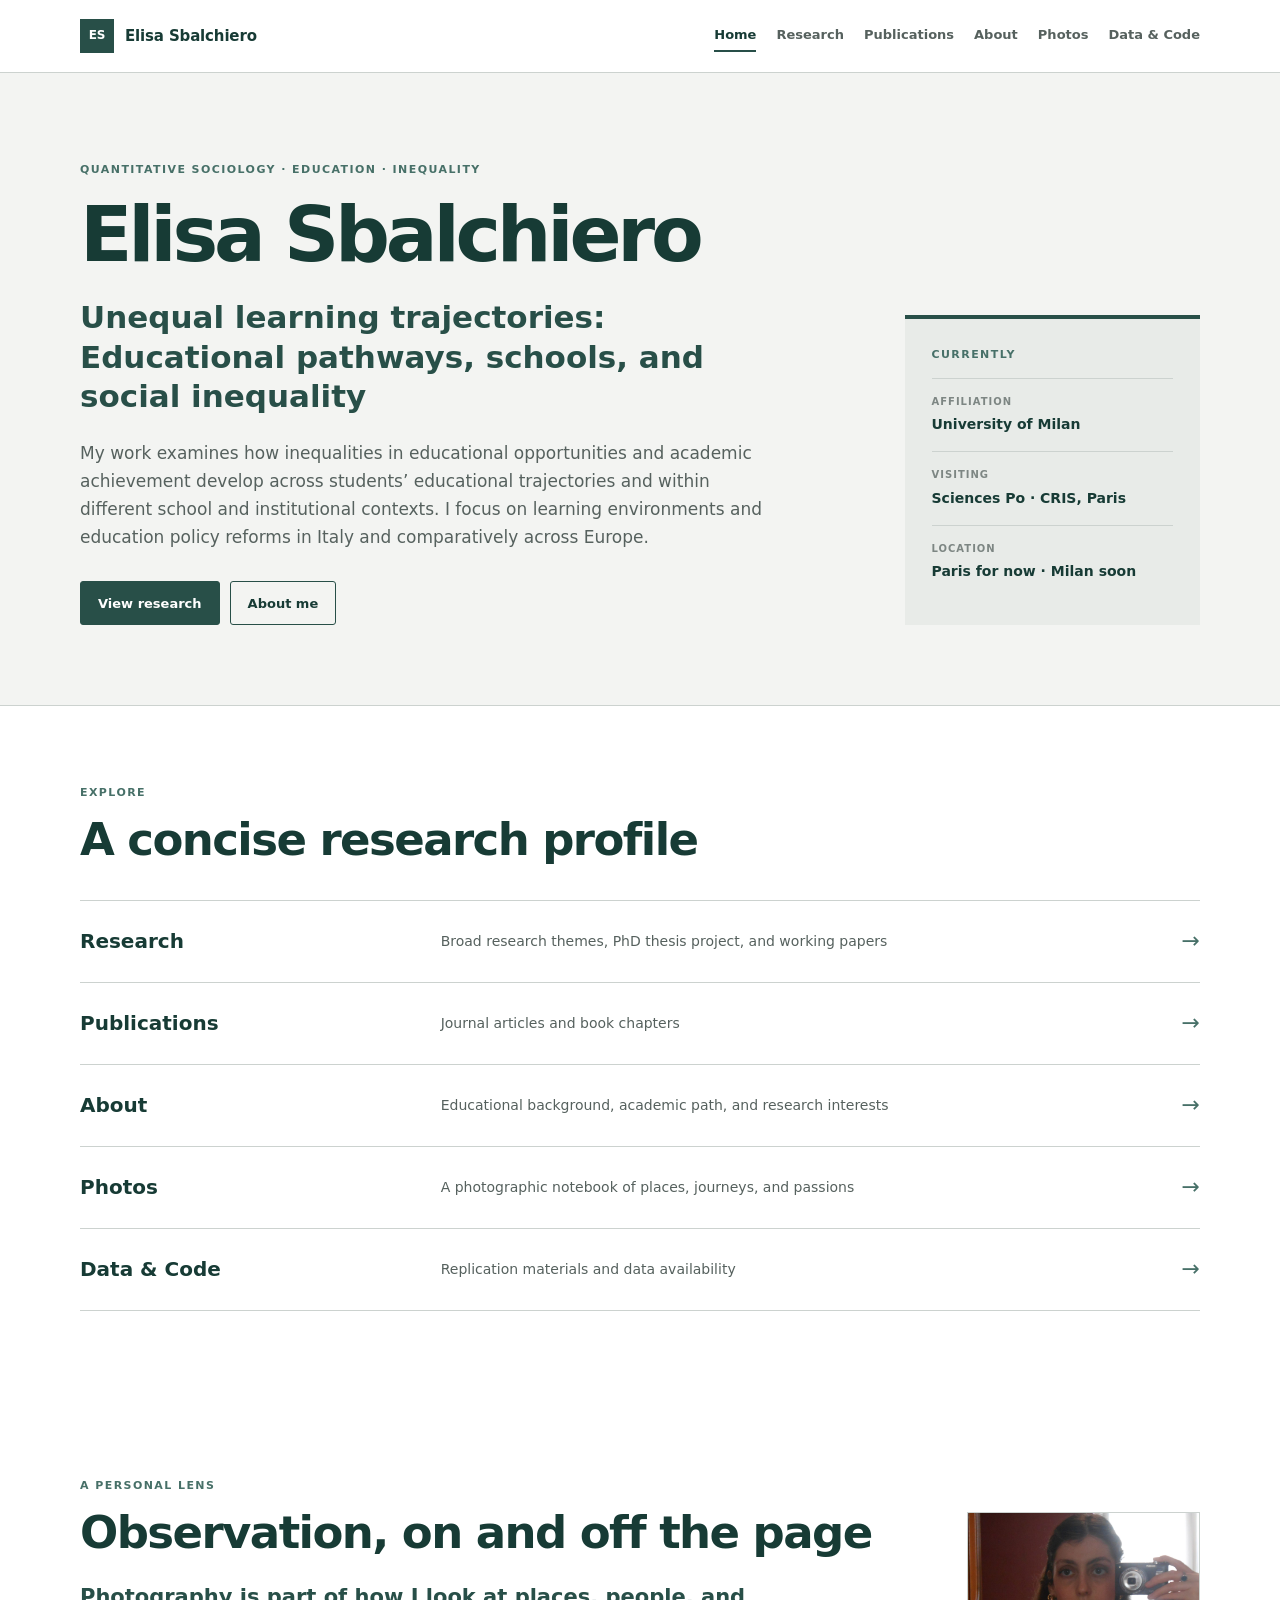
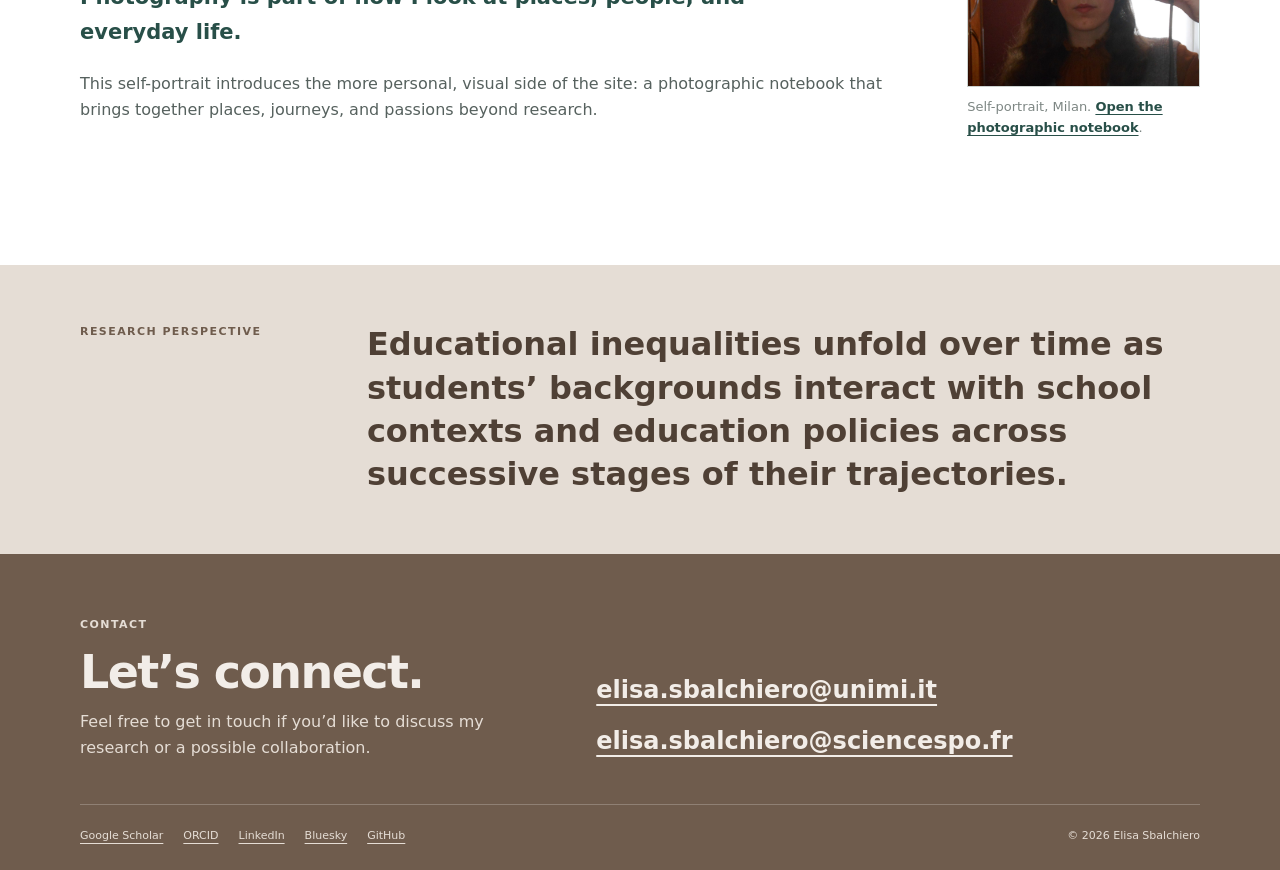
<file: index.html>
<!doctype html>
<html lang="en">
<head>
  <meta charset="utf-8">
  <meta name="viewport" content="width=device-width, initial-scale=1">
  <meta name="description" content="Elisa Sbalchiero is a quantitative sociologist studying education, social inequality, and education policy.">
  <meta name="theme-color" content="#284f48">
  <title>Elisa Sbalchiero · Quantitative Sociologist</title>
  <link rel="icon" href="assets/favicon.svg" type="image/svg+xml">
  <link rel="stylesheet" href="assets/style.css?v=20261109-1">
  <script defer src="assets/site.js?v=20261105-1"></script>
</head>
<body>
  <a class="skip-link" href="#main">Skip to content</a>

  <header class="site-header">
    <div class="page-shell nav-shell">
      <a class="wordmark" href="index.html" aria-label="Elisa Sbalchiero, home">
        <span class="wordmark-mark" aria-hidden="true">ES</span>
        <span>Elisa Sbalchiero</span>
      </a>
      <button class="nav-toggle" type="button" aria-expanded="false" aria-controls="site-nav" data-nav-toggle>
        <span class="sr-only">Toggle menu</span>
        <span></span><span></span><span></span>
      </button>
      <nav class="site-nav" id="site-nav" aria-label="Primary navigation" data-nav>
        <a href="index.html" aria-current="page">Home</a>
        <a href="research.html">Research</a>
        <a href="publications.html">Publications</a>
        <a href="about.html">About</a>
        <a href="photos.html">Photos</a>
        <a href="data-code.html">Data &amp; Code</a>
      </nav>
    </div>
  </header>

  <main id="main">
    <section class="home-hero">
      <div class="page-shell home-grid">
        <div class="home-copy">
          <p class="eyebrow">Quantitative sociology · Education · Inequality</p>
          <h1>Elisa Sbalchiero</h1>
          <p class="home-title">Unequal learning trajectories: Educational pathways, schools, and social inequality</p>
          <p class="home-intro">My work examines how inequalities in educational opportunities and academic achievement develop across students’ educational trajectories and within different school and institutional contexts. I focus on learning environments and education policy reforms in Italy and comparatively across Europe.</p>
          <div class="button-row">
            <a class="button button-primary" href="research.html">View research</a>
            <a class="button button-secondary" href="about.html">About me</a>
          </div>
        </div>

        <aside class="current-panel" aria-labelledby="current-title">
          <p class="panel-label" id="current-title">Currently</p>
          <dl class="compact-facts">
            <div>
              <dt>Affiliation</dt>
              <dd>University of Milan</dd>
            </div>
            <div>
              <dt>Visiting</dt>
              <dd>Sciences Po · CRIS, Paris</dd>
            </div>
            <div>
              <dt>Location</dt>
              <dd>Paris for now · Milan soon</dd>
            </div>
          </dl>
        </aside>
      </div>
    </section>

    <section class="home-directory" aria-labelledby="directory-title">
      <div class="page-shell">
        <div class="section-intro">
          <p class="eyebrow">Explore</p>
          <h2 id="directory-title">A concise research profile</h2>
        </div>
        <div class="directory-list">
          <a href="research.html">
            <span>Research</span>
            <small>Broad research themes, PhD thesis project, and working papers</small>
            <span aria-hidden="true">→</span>
          </a>
          <a href="publications.html">
            <span>Publications</span>
            <small>Journal articles and book chapters</small>
            <span aria-hidden="true">→</span>
          </a>
          <a href="about.html">
            <span>About</span>
            <small>Educational background, academic path, and research interests</small>
            <span aria-hidden="true">→</span>
          </a>
          <a href="photos.html">
            <span>Photos</span>
            <small>A photographic notebook of places, journeys, and passions</small>
            <span aria-hidden="true">→</span>
          </a>
          <a href="data-code.html">
            <span>Data &amp; Code</span>
            <small>Replication materials and data availability</small>
            <span aria-hidden="true">→</span>
          </a>
        </div>
      </div>
    </section>

    <section class="content-section" aria-labelledby="personal-lens-title">
      <div class="page-shell about-profile-grid home-portrait-grid">
        <div class="section-intro">
          <p class="eyebrow">A personal lens</p>
          <h2 id="personal-lens-title">Observation, on and off the page</h2>
          <p class="large-copy">Photography is part of how I look at places, people, and everyday life.</p>
          <p>This self-portrait introduces the more personal, visual side of the site: a photographic notebook that brings together places, journeys, and passions beyond research.</p>
        </div>
        <figure class="about-photo-feature home-portrait">
          <img src="[data-uri]" width="1600" height="1200" alt="Self-portrait of Elisa Sbalchiero in a mirror, holding a compact camera" loading="lazy" decoding="async">
          <figcaption>Self-portrait, Milan. <a href="photos.html">Open the photographic notebook</a>.</figcaption>
        </figure>
      </div>
    </section>

    <section class="closing-note">
      <div class="page-shell closing-note-grid">
        <p class="eyebrow">Research perspective</p>
        <p>Educational inequalities unfold over time as students’ backgrounds interact with school contexts and education policies across successive stages of their trajectories.</p>
      </div>
    </section>
  </main>

  <footer class="site-footer">
    <div class="page-shell footer-main">
      <div>
        <p class="footer-label">Contact</p>
        <h2>Let’s connect.</h2>
        <p>Feel free to get in touch if you’d like to discuss my research or a possible collaboration.</p>
      </div>
      <div class="footer-contacts">
        <a href="mailto:elisa.sbalchiero@unimi.it">elisa.sbalchiero@unimi.it</a>
        <a href="mailto:elisa.sbalchiero@sciencespo.fr">elisa.sbalchiero@sciencespo.fr</a>
      </div>
    </div>
    <div class="page-shell footer-bottom">
      <div class="profile-links" aria-label="Academic and social profiles">
        <a href="https://scholar.google.com/citations?hl=it&amp;user=_3yX9PUAAAAJ">Google Scholar</a>
        <a href="https://orcid.org/0009-0001-4940-1636">ORCID</a>
        <a href="https://www.linkedin.com/in/elisa-sbalchiero/">LinkedIn</a>
        <a href="https://bsky.app/profile/elisasbalchiero.bsky.social">Bluesky</a>
        <a href="https://github.com/elisasbalchiero-research">GitHub</a>
      </div>
      <p>© <span data-year>2026</span> Elisa Sbalchiero</p>
    </div>
  </footer>
</body>
</html>
</file>
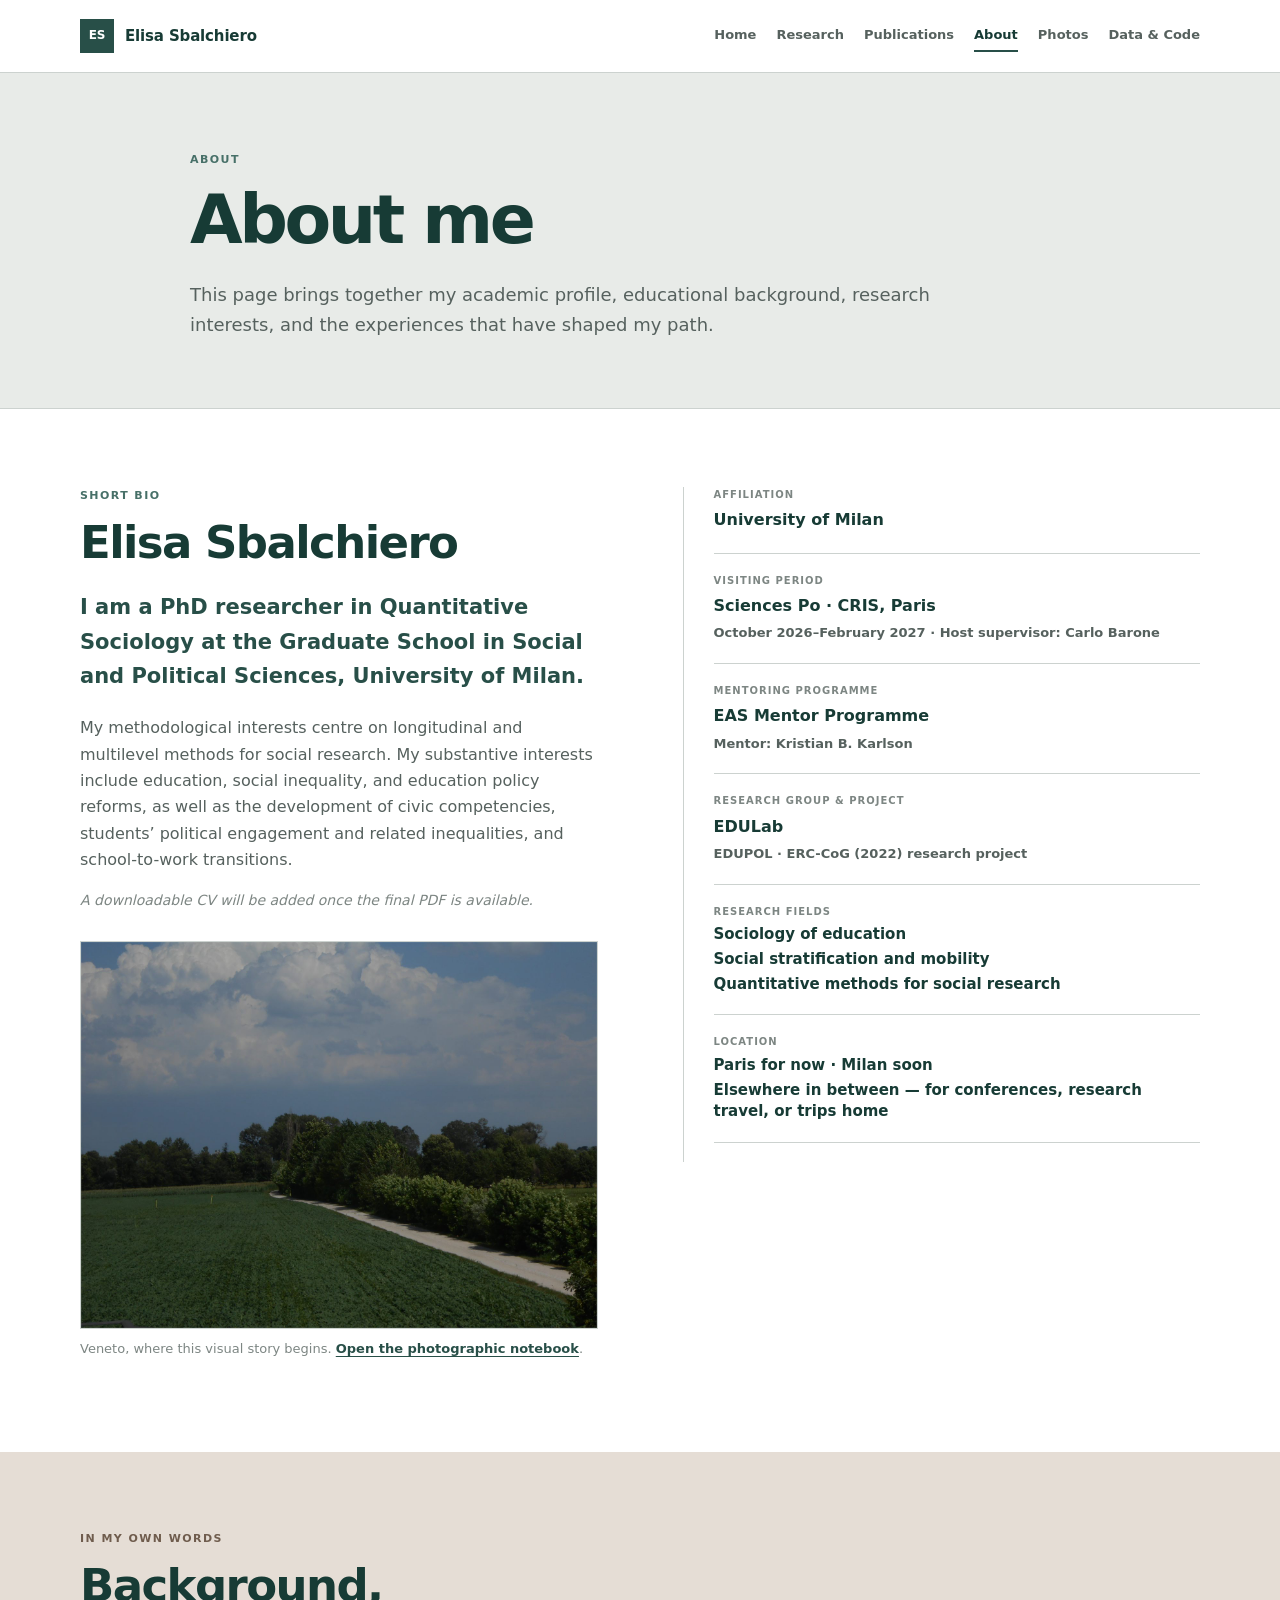
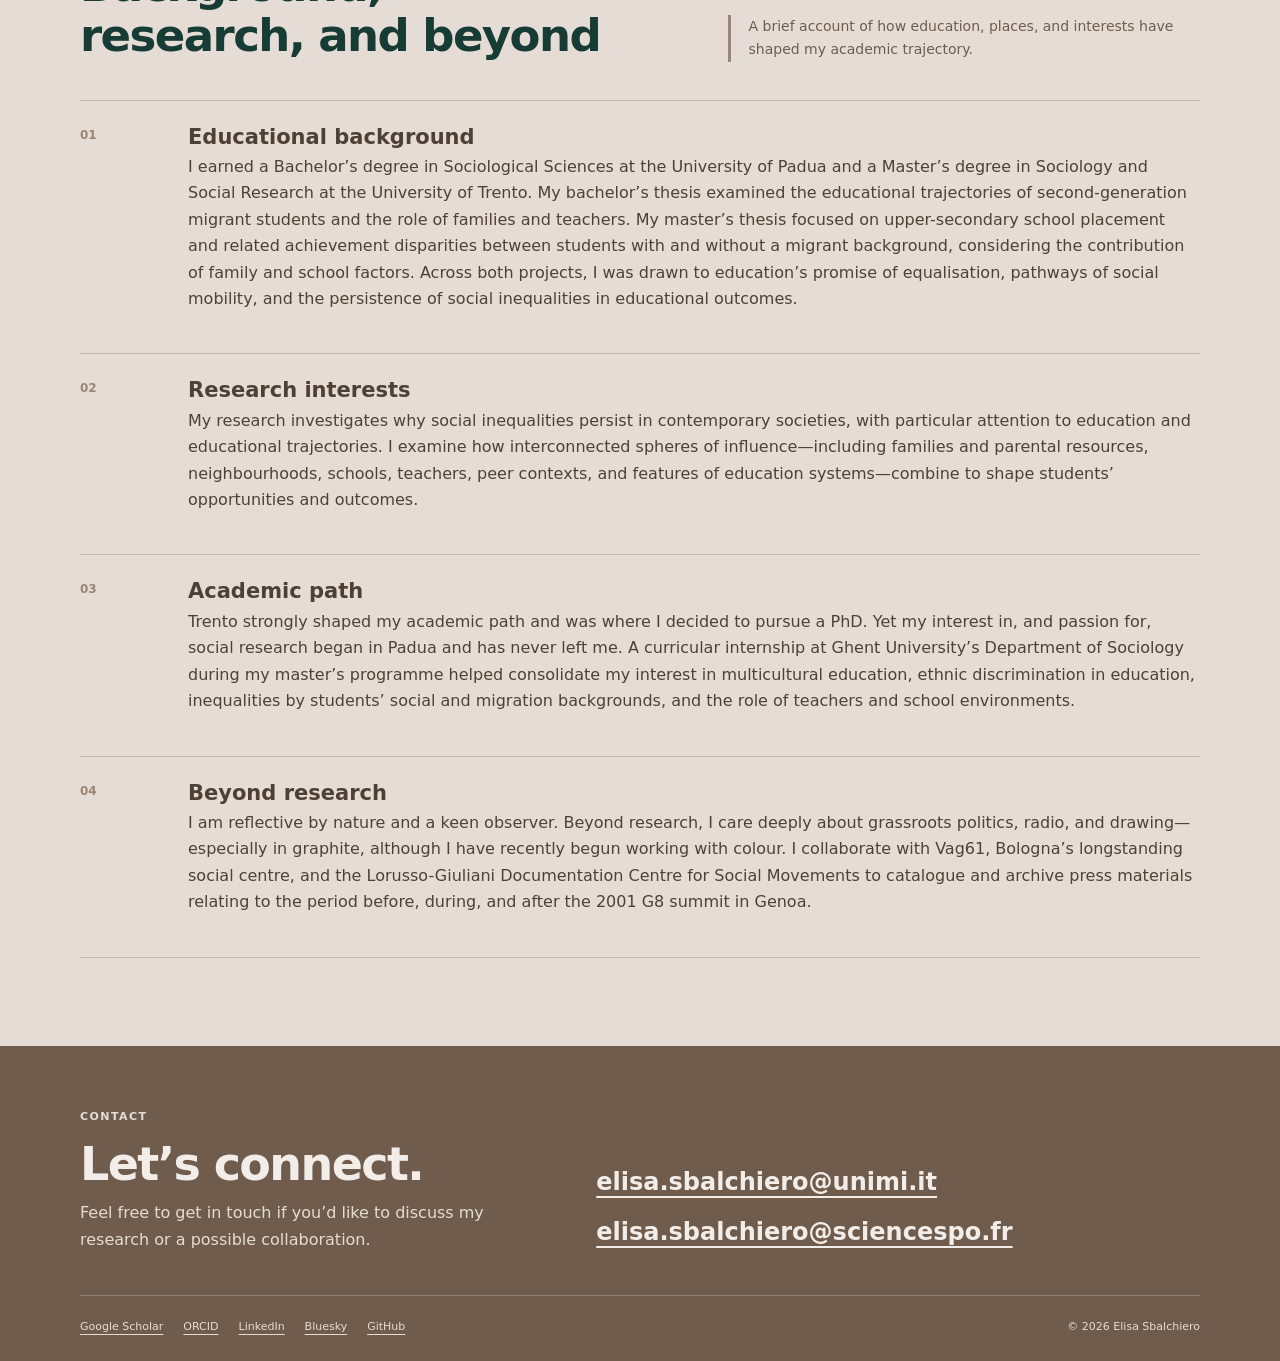
<file: about.html>
<!doctype html>
<html lang="en">
<head>
  <meta charset="utf-8">
  <meta name="viewport" content="width=device-width, initial-scale=1">
  <meta name="description" content="About Elisa Sbalchiero, PhD researcher in quantitative sociology at the University of Milan.">
  <meta name="theme-color" content="#284f48">
  <title>About · Elisa Sbalchiero</title>
  <link rel="icon" href="assets/favicon.svg" type="image/svg+xml">
  <link rel="stylesheet" href="assets/style.css?v=20261105-1">
  <script defer src="assets/site.js?v=20261105-1"></script>
</head>
<body>
  <a class="skip-link" href="#main">Skip to content</a>
  <header class="site-header">
    <div class="page-shell nav-shell">
      <a class="wordmark" href="index.html" aria-label="Elisa Sbalchiero, home">
        <span class="wordmark-mark" aria-hidden="true">ES</span><span>Elisa Sbalchiero</span>
      </a>
      <button class="nav-toggle" type="button" aria-expanded="false" aria-controls="site-nav" data-nav-toggle>
        <span class="sr-only">Toggle menu</span><span></span><span></span><span></span>
      </button>
      <nav class="site-nav" id="site-nav" aria-label="Primary navigation" data-nav>
        <a href="index.html">Home</a>
        <a href="research.html">Research</a>
        <a href="publications.html">Publications</a>
        <a href="about.html" aria-current="page">About</a>
        <a href="photos.html">Photos</a>
        <a href="data-code.html">Data &amp; Code</a>
      </nav>
    </div>
  </header>

  <main id="main">
    <header class="page-header">
      <div class="page-shell narrow">
        <p class="eyebrow">About</p>
        <h1>About me</h1>
        <p class="page-lead">This page brings together my academic profile, educational background, research interests, and the experiences that have shaped my path.</p>
      </div>
    </header>

    <section class="content-section about-profile" aria-labelledby="bio-title">
      <div class="page-shell about-profile-grid">
        <div>
          <p class="eyebrow">Short bio</p>
          <h2 id="bio-title">Elisa Sbalchiero</h2>
          <p class="large-copy">I am a PhD researcher in Quantitative Sociology at the Graduate School in Social and Political Sciences, University of Milan.</p>
          <p>My methodological interests centre on longitudinal and multilevel methods for social research. My substantive interests include education, social inequality, and education policy reforms, as well as the development of civic competencies, students’ political engagement and related inequalities, and school-to-work transitions.</p>
          <p class="status-note">A downloadable CV will be added once the final PDF is available.</p>
          <figure class="about-photo-feature">
            <img src="assets/photos/01-veneto-fields.jpg" width="1600" height="1200" alt="A path crossing green fields beneath a wide, cloud-filled sky in Veneto" decoding="async">
            <figcaption>Veneto, where this visual story begins. <a href="photos.html">Open the photographic notebook</a>.</figcaption>
          </figure>
        </div>

        <dl class="profile-facts">
          <div>
            <dt>Affiliation</dt>
            <dd>University of Milan</dd>
          </div>
          <div>
            <dt>Visiting period</dt>
            <dd>Sciences Po · CRIS, Paris<span>October 2026–February 2027 · Host supervisor: Carlo Barone</span></dd>
          </div>
          <div>
            <dt>Mentoring programme</dt>
            <dd>EAS Mentor Programme<span>Mentor: Kristian B. Karlson</span></dd>
          </div>
          <div>
            <dt>Research group &amp; project</dt>
            <dd>EDULab<span>EDUPOL · ERC-CoG (2022) research project</span></dd>
          </div>
          <div>
            <dt>Research fields</dt>
            <dd class="profile-value-list"><span>Sociology of education</span><span>Social stratification and mobility</span><span>Quantitative methods for social research</span></dd>
          </div>
          <div>
            <dt>Location</dt>
            <dd class="profile-value-list"><span>Paris for now · Milan soon</span><span>Elsewhere in between — for conferences, research travel, or trips home</span></dd>
          </div>
        </dl>
      </div>
    </section>

    <section class="personal-story" aria-labelledby="story-title">
      <div class="page-shell">
        <div class="story-heading">
          <div>
            <p class="eyebrow">In my own words</p>
            <h2 id="story-title">Background, research, and beyond</h2>
          </div>
          <p class="draft-note">A brief account of how education, places, and interests have shaped my academic trajectory.</p>
        </div>

        <div class="story-list">
          <article>
            <span>01</span>
            <div>
              <h3>Educational background</h3>
              <p>I earned a Bachelor’s degree in Sociological Sciences at the University of Padua and a Master’s degree in Sociology and Social Research at the University of Trento. My bachelor’s thesis examined the educational trajectories of second-generation migrant students and the role of families and teachers. My master’s thesis focused on upper-secondary school placement and related achievement disparities between students with and without a migrant background, considering the contribution of family and school factors. Across both projects, I was drawn to education’s promise of equalisation, pathways of social mobility, and the persistence of social inequalities in educational outcomes.</p>
            </div>
          </article>
          <article>
            <span>02</span>
            <div>
              <h3>Research interests</h3>
              <p>My research investigates why social inequalities persist in contemporary societies, with particular attention to education and educational trajectories. I examine how interconnected spheres of influence—including families and parental resources, neighbourhoods, schools, teachers, peer contexts, and features of education systems—combine to shape students’ opportunities and outcomes.</p>
            </div>
          </article>
          <article>
            <span>03</span>
            <div>
              <h3>Academic path</h3>
              <p>Trento strongly shaped my academic path and was where I decided to pursue a PhD. Yet my interest in, and passion for, social research began in Padua and has never left me. A curricular internship at Ghent University’s Department of Sociology during my master’s programme helped consolidate my interest in multicultural education, ethnic discrimination in education, inequalities by students’ social and migration backgrounds, and the role of teachers and school environments.</p>
            </div>
          </article>
          <article>
            <span>04</span>
            <div>
              <h3>Beyond research</h3>
              <p>I am reflective by nature and a keen observer. Beyond research, I care deeply about grassroots politics, radio, and drawing—especially in graphite, although I have recently begun working with colour. I collaborate with Vag61, Bologna’s longstanding social centre, and the Lorusso-Giuliani Documentation Centre for Social Movements to catalogue and archive press materials relating to the period before, during, and after the 2001 G8 summit in Genoa.</p>
            </div>
          </article>
        </div>
      </div>
    </section>
  </main>

  <footer class="site-footer">
    <div class="page-shell footer-main">
      <div>
        <p class="footer-label">Contact</p>
        <h2>Let’s connect.</h2>
        <p>Feel free to get in touch if you’d like to discuss my research or a possible collaboration.</p>
      </div>
      <div class="footer-contacts">
        <a href="mailto:elisa.sbalchiero@unimi.it">elisa.sbalchiero@unimi.it</a>
        <a href="mailto:elisa.sbalchiero@sciencespo.fr">elisa.sbalchiero@sciencespo.fr</a>
      </div>
    </div>
    <div class="page-shell footer-bottom">
      <div class="profile-links" aria-label="Academic and social profiles">
        <a href="https://scholar.google.com/citations?hl=it&amp;user=_3yX9PUAAAAJ">Google Scholar</a>
        <a href="https://orcid.org/0009-0001-4940-1636">ORCID</a>
        <a href="https://www.linkedin.com/in/elisa-sbalchiero/">LinkedIn</a>
        <a href="https://bsky.app/profile/elisasbalchiero.bsky.social">Bluesky</a>
        <a href="https://github.com/elisasbalchiero-research">GitHub</a>
      </div>
      <p>© <span data-year>2026</span> Elisa Sbalchiero</p>
    </div>
  </footer>
</body>
</html>
</file>
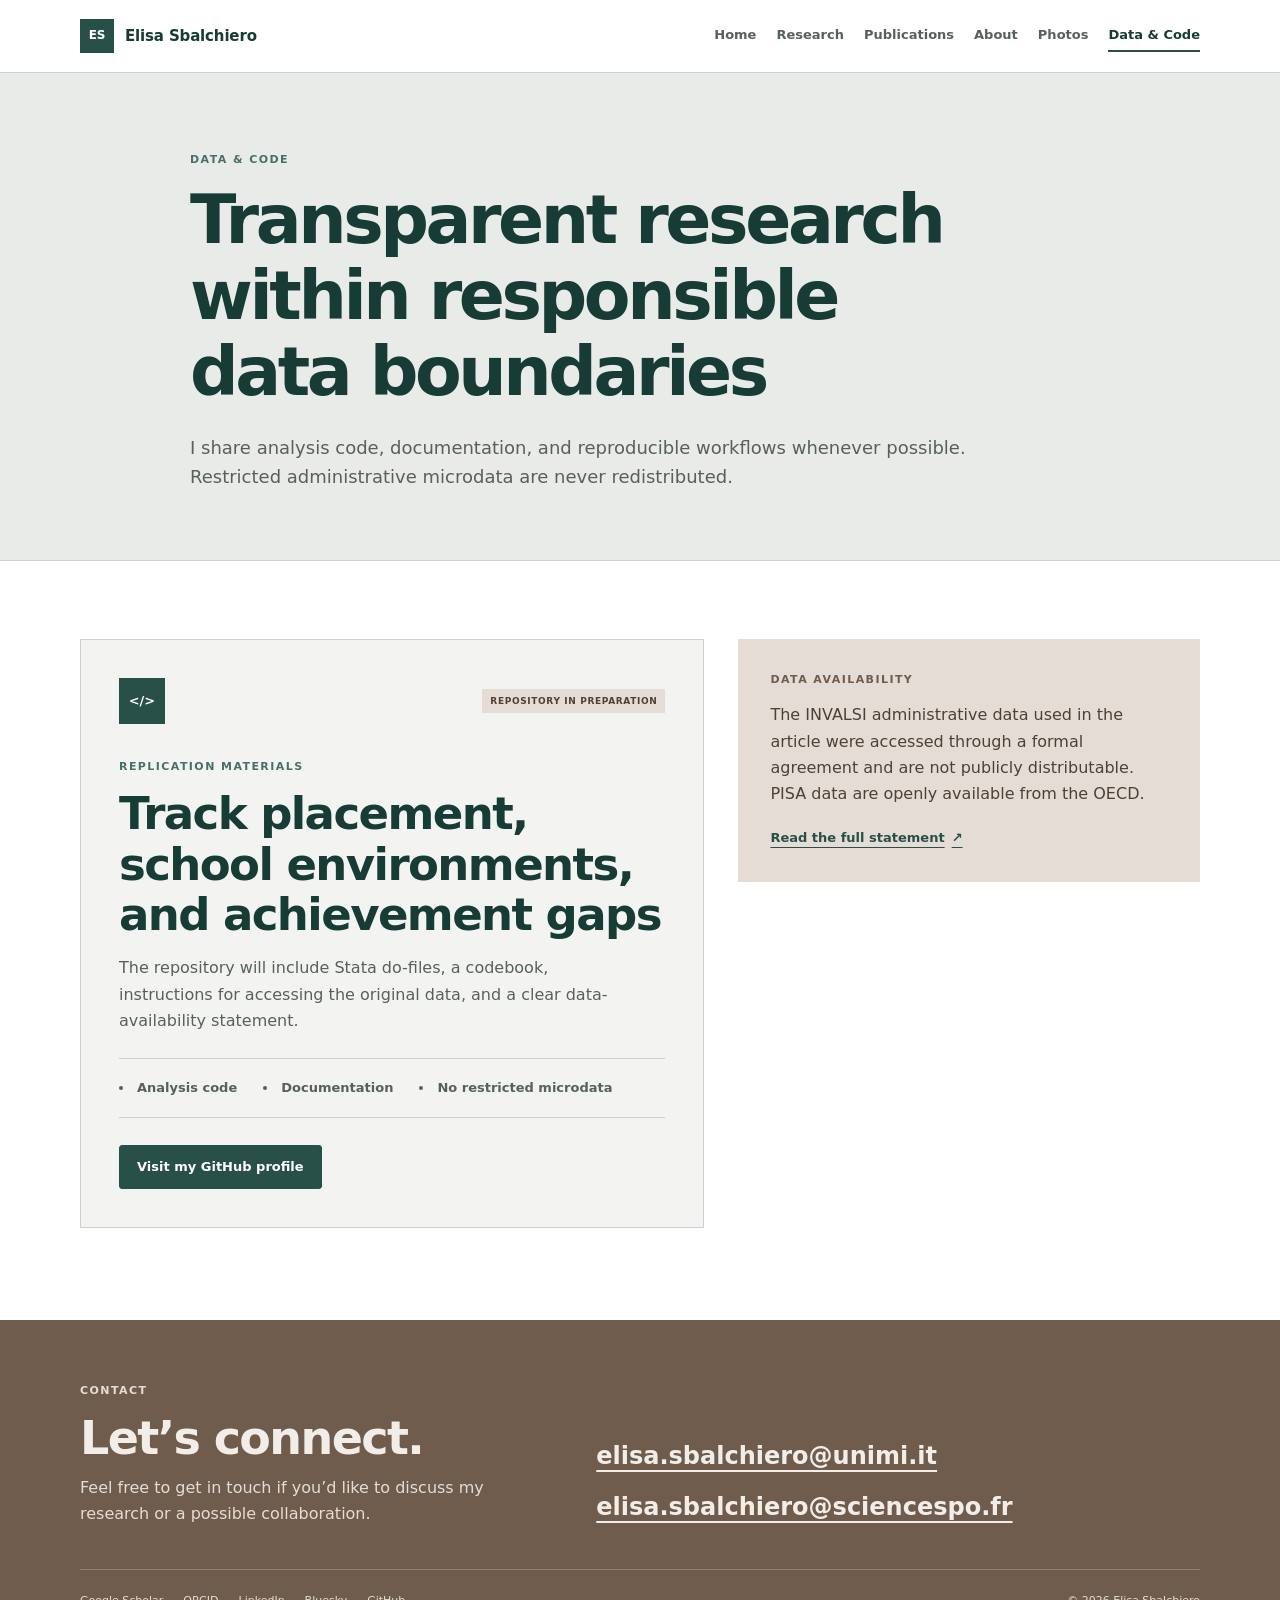
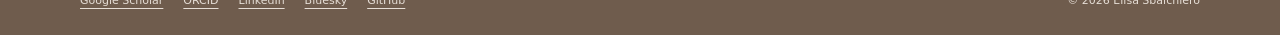
<file: data-code.html>
<!doctype html>
<html lang="en">
<head>
  <meta charset="utf-8">
  <meta name="viewport" content="width=device-width, initial-scale=1">
  <meta name="description" content="Data, code, and replication materials for research by Elisa Sbalchiero.">
  <meta name="theme-color" content="#284f48">
  <title>Data &amp; Code · Elisa Sbalchiero</title>
  <link rel="icon" href="assets/favicon.svg" type="image/svg+xml">
  <link rel="stylesheet" href="assets/style.css?v=20261105-1">
  <script defer src="assets/site.js?v=20261105-1"></script>
</head>
<body>
  <a class="skip-link" href="#main">Skip to content</a>
  <header class="site-header">
    <div class="page-shell nav-shell">
      <a class="wordmark" href="index.html" aria-label="Elisa Sbalchiero, home">
        <span class="wordmark-mark" aria-hidden="true">ES</span><span>Elisa Sbalchiero</span>
      </a>
      <button class="nav-toggle" type="button" aria-expanded="false" aria-controls="site-nav" data-nav-toggle>
        <span class="sr-only">Toggle menu</span><span></span><span></span><span></span>
      </button>
      <nav class="site-nav" id="site-nav" aria-label="Primary navigation" data-nav>
        <a href="index.html">Home</a>
        <a href="research.html">Research</a>
        <a href="publications.html">Publications</a>
        <a href="about.html">About</a>
        <a href="photos.html">Photos</a>
        <a href="data-code.html" aria-current="page">Data &amp; Code</a>
      </nav>
    </div>
  </header>

  <main id="main">
    <header class="page-header">
      <div class="page-shell narrow">
        <p class="eyebrow">Data &amp; Code</p>
        <h1>Transparent research within responsible data boundaries</h1>
        <p class="page-lead">I share analysis code, documentation, and reproducible workflows whenever possible. Restricted administrative microdata are never redistributed.</p>
      </div>
    </header>

    <section class="content-section" aria-labelledby="replication-title">
      <div class="page-shell data-layout">
        <article class="repository-panel">
          <div class="repository-topline">
            <span class="code-mark" aria-hidden="true">&lt;/&gt;</span>
            <span class="status-badge">Repository in preparation</span>
          </div>
          <p class="eyebrow">Replication materials</p>
          <h2 id="replication-title">Track placement, school environments, and achievement gaps</h2>
          <p>The repository will include Stata do-files, a codebook, instructions for accessing the original data, and a clear data-availability statement.</p>
          <ul class="plain-list">
            <li>Analysis code</li>
            <li>Documentation</li>
            <li>No restricted microdata</li>
          </ul>
          <a class="button button-primary" href="https://github.com/elisasbalchiero-research">Visit my GitHub profile</a>
        </article>

        <aside class="availability-note">
          <p class="eyebrow">Data availability</p>
          <p>The INVALSI administrative data used in the article were accessed through a formal agreement and are not publicly distributable. PISA data are openly available from the OECD.</p>
          <a class="text-link" href="https://link.springer.com/article/10.1186/s40536-026-00329-3#data-availability">Read the full statement <span aria-hidden="true">↗</span></a>
        </aside>
      </div>
    </section>
  </main>

  <footer class="site-footer">
    <div class="page-shell footer-main">
      <div>
        <p class="footer-label">Contact</p>
        <h2>Let’s connect.</h2>
        <p>Feel free to get in touch if you’d like to discuss my research or a possible collaboration.</p>
      </div>
      <div class="footer-contacts">
        <a href="mailto:elisa.sbalchiero@unimi.it">elisa.sbalchiero@unimi.it</a>
        <a href="mailto:elisa.sbalchiero@sciencespo.fr">elisa.sbalchiero@sciencespo.fr</a>
      </div>
    </div>
    <div class="page-shell footer-bottom">
      <div class="profile-links" aria-label="Academic and social profiles">
        <a href="https://scholar.google.com/citations?hl=it&amp;user=_3yX9PUAAAAJ">Google Scholar</a>
        <a href="https://orcid.org/0009-0001-4940-1636">ORCID</a>
        <a href="https://www.linkedin.com/in/elisa-sbalchiero/">LinkedIn</a>
        <a href="https://bsky.app/profile/elisasbalchiero.bsky.social">Bluesky</a>
        <a href="https://github.com/elisasbalchiero-research">GitHub</a>
      </div>
      <p>© <span data-year>2026</span> Elisa Sbalchiero</p>
    </div>
  </footer>
</body>
</html>
</file>
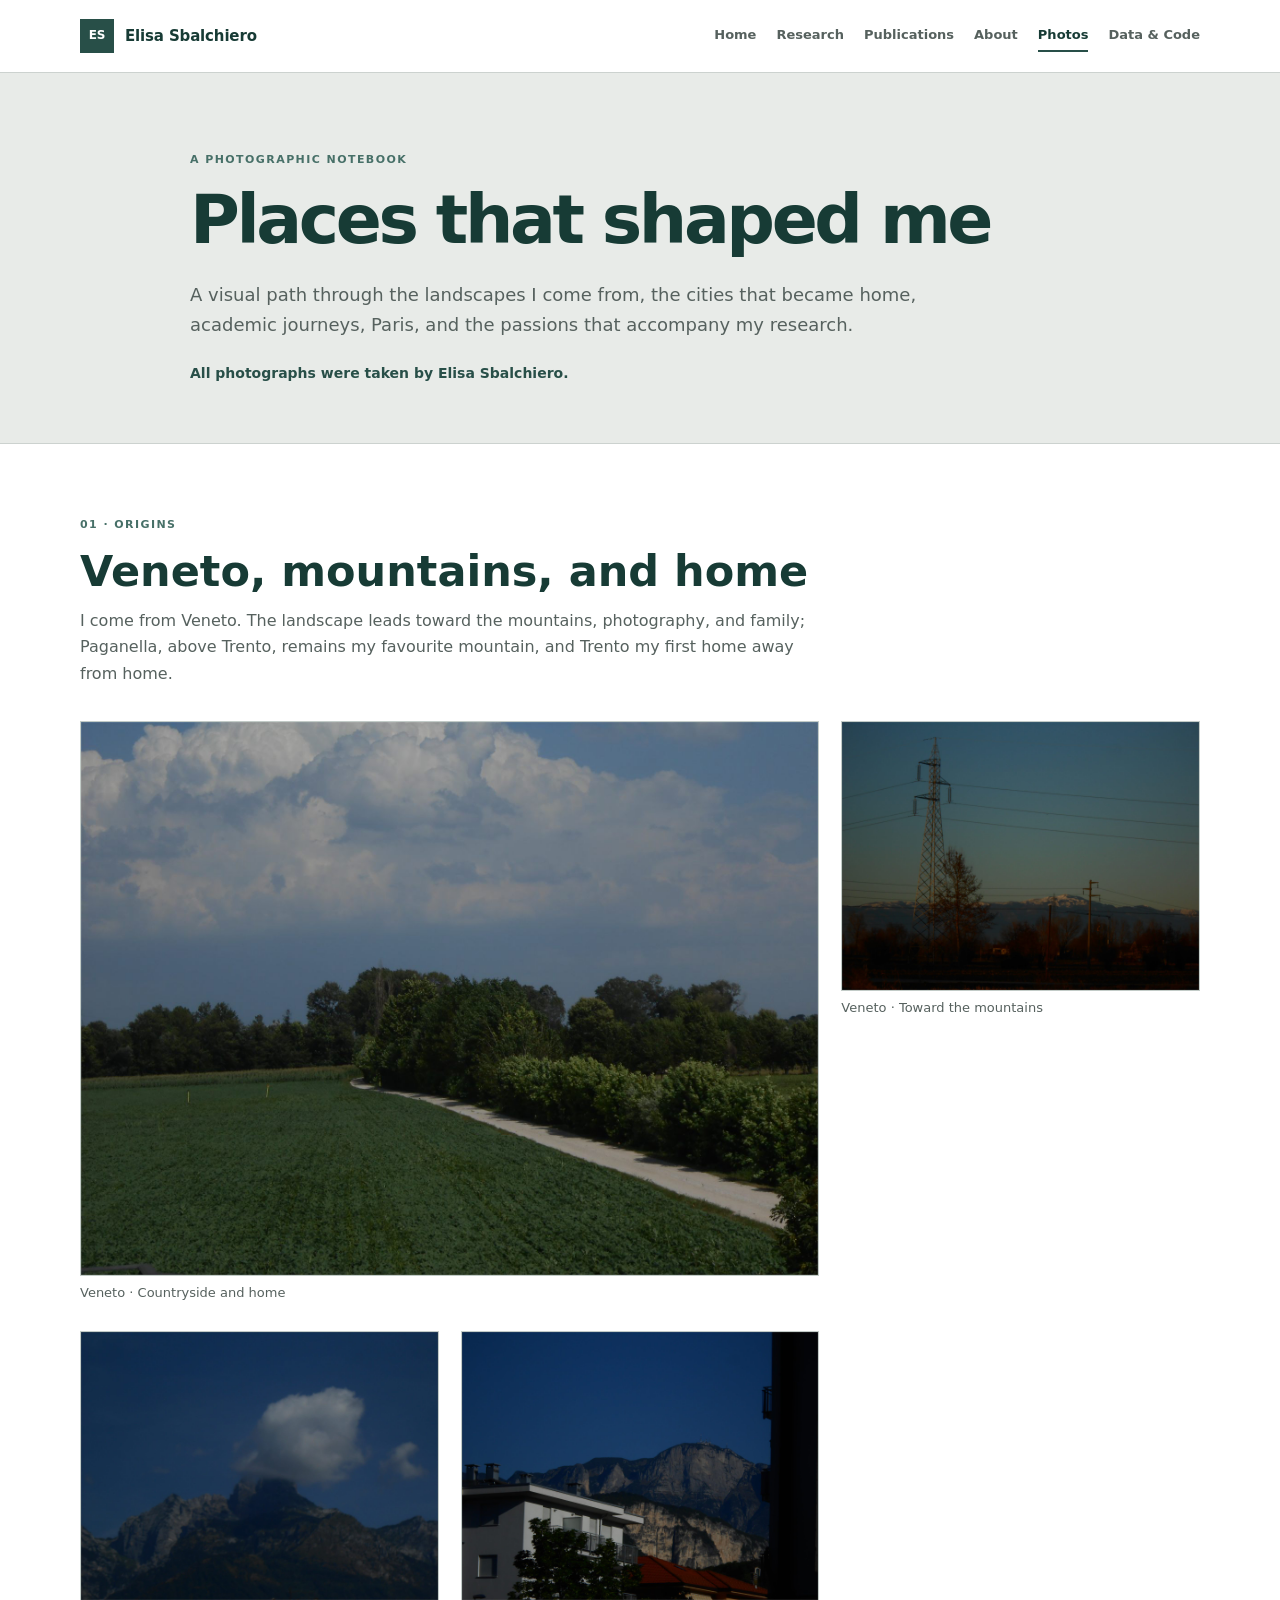
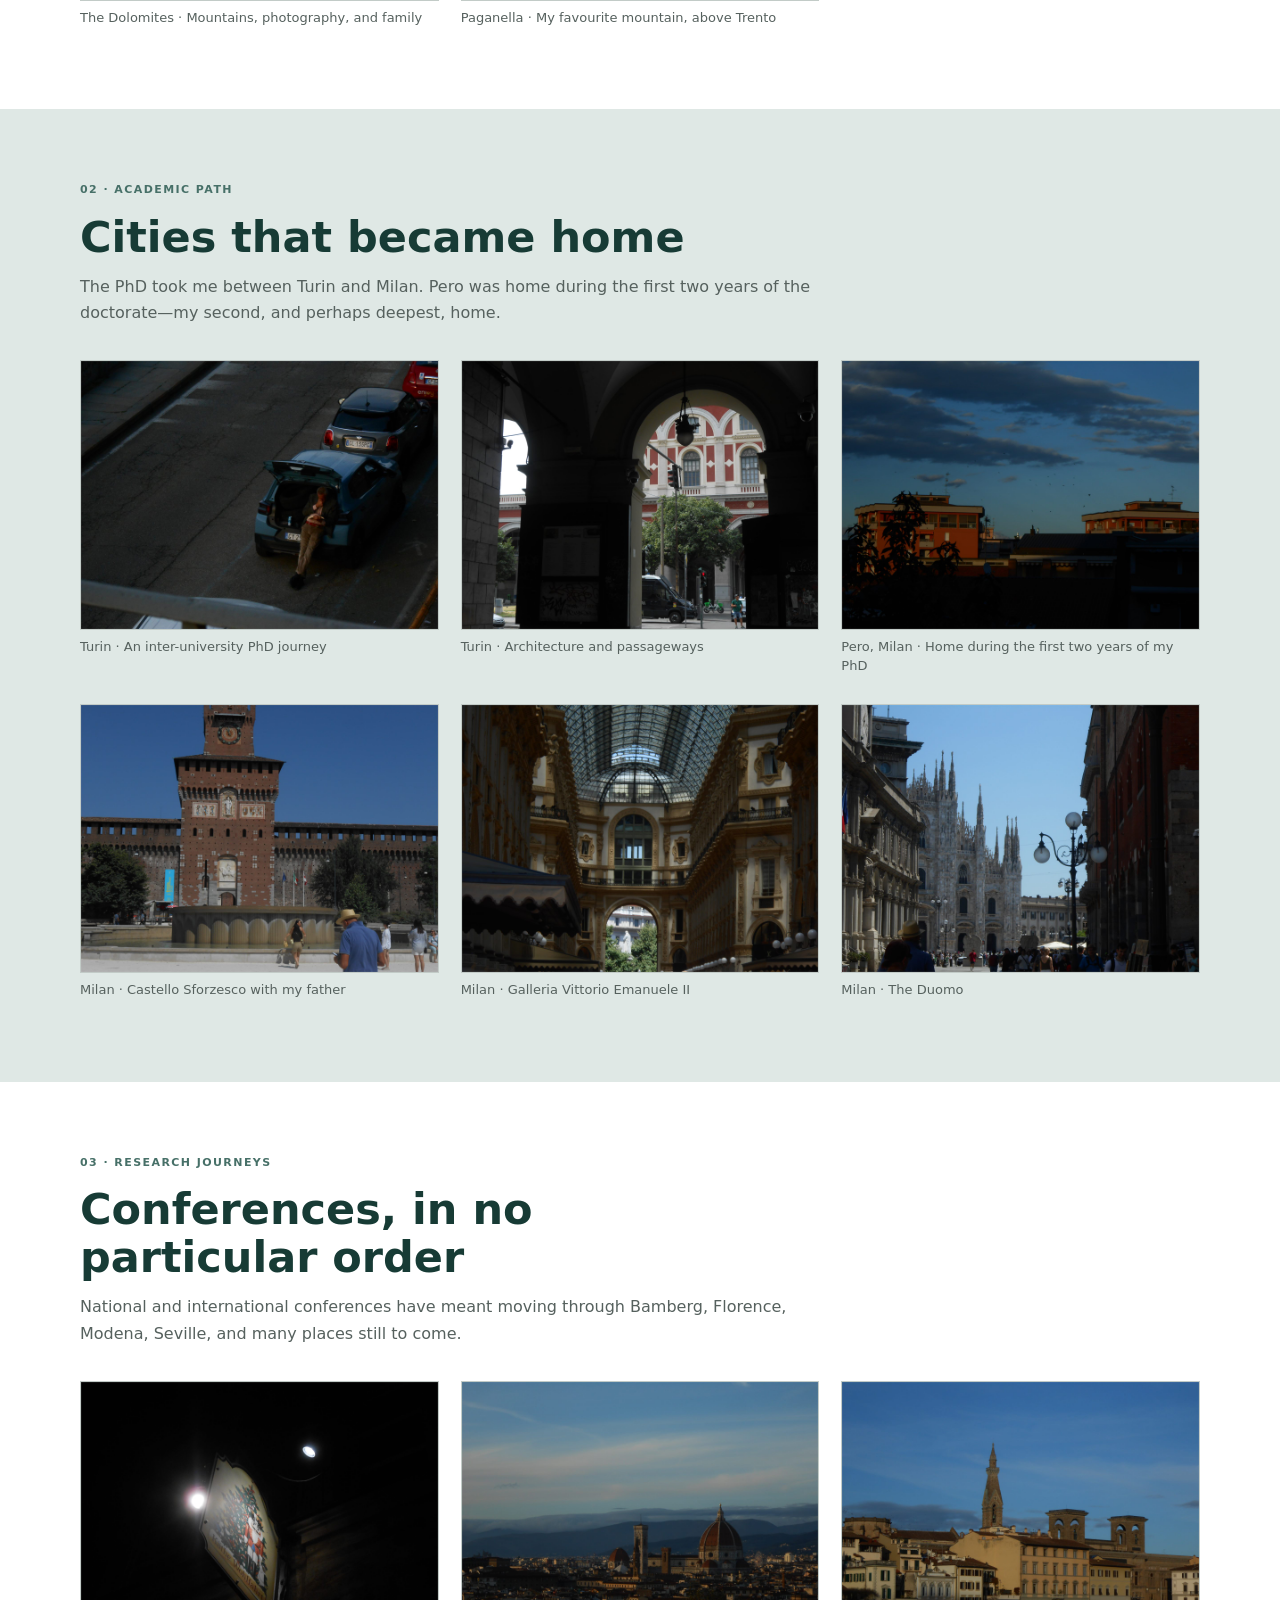
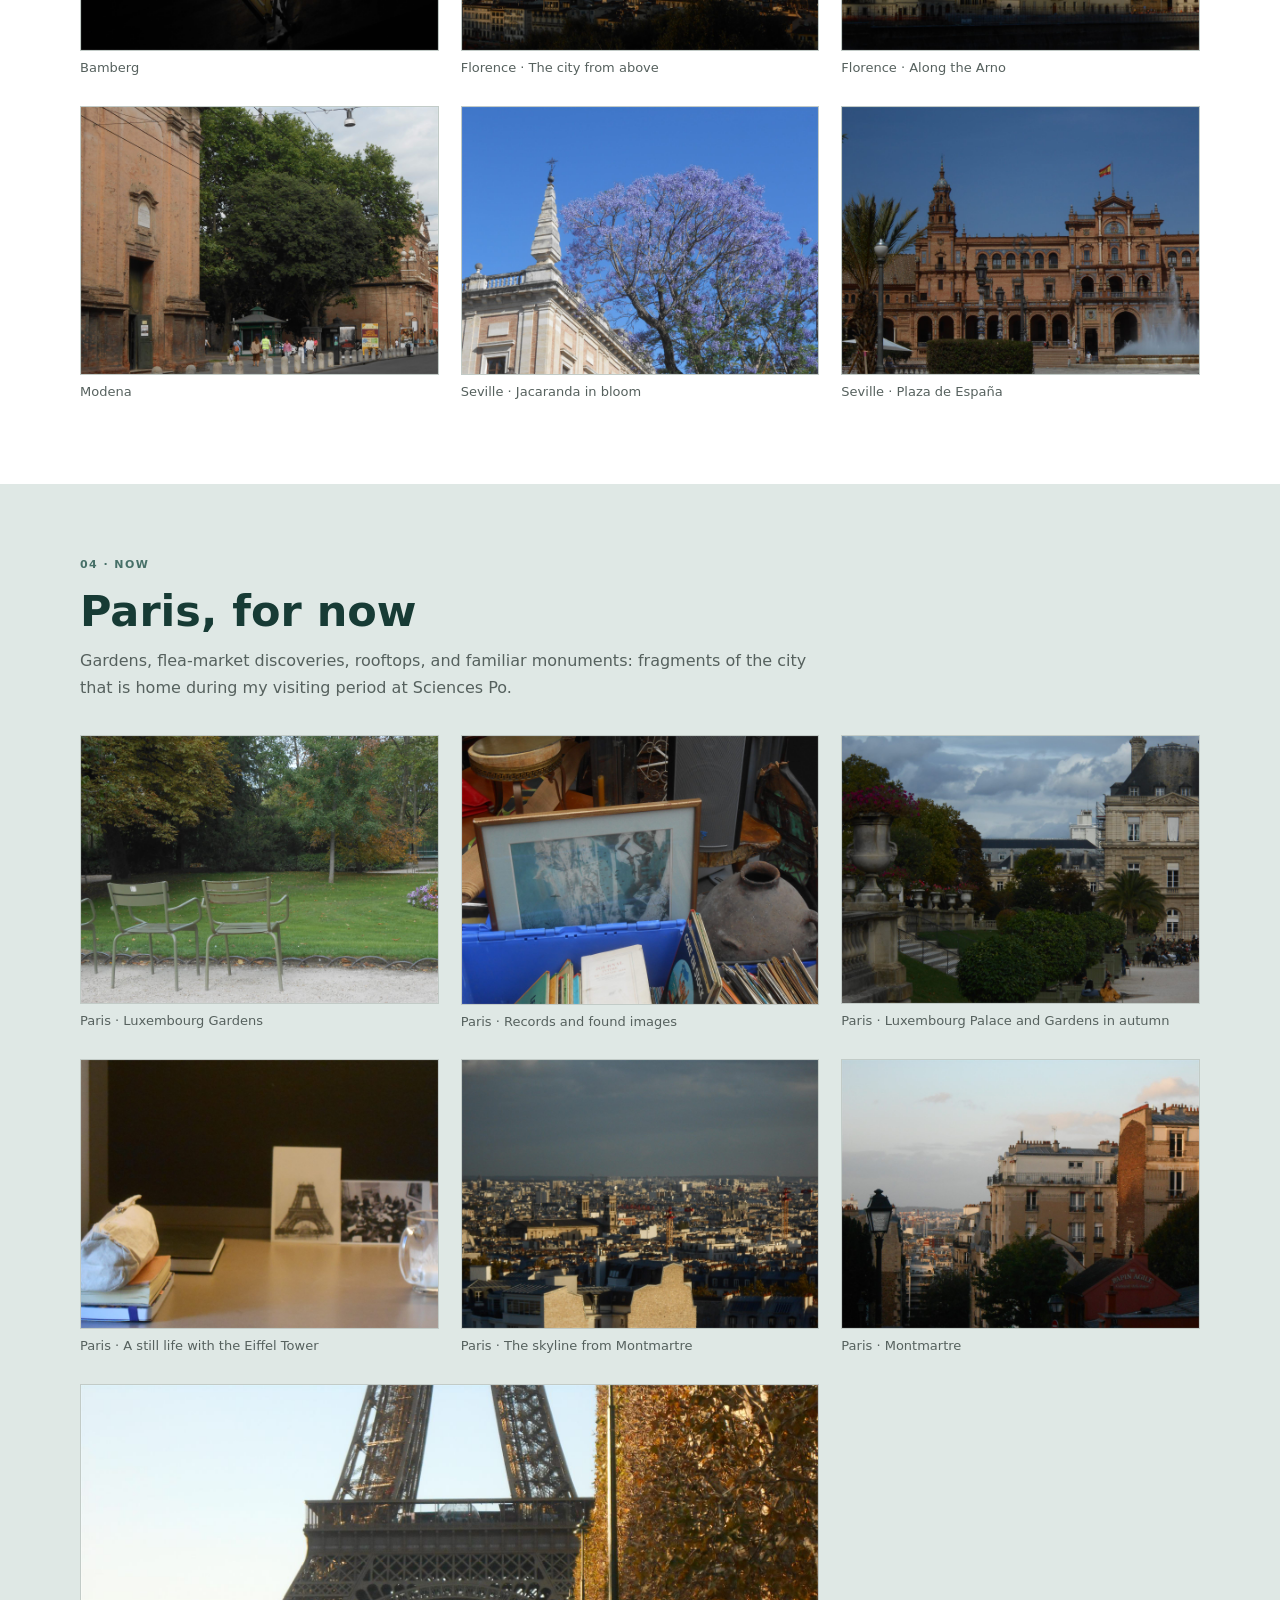
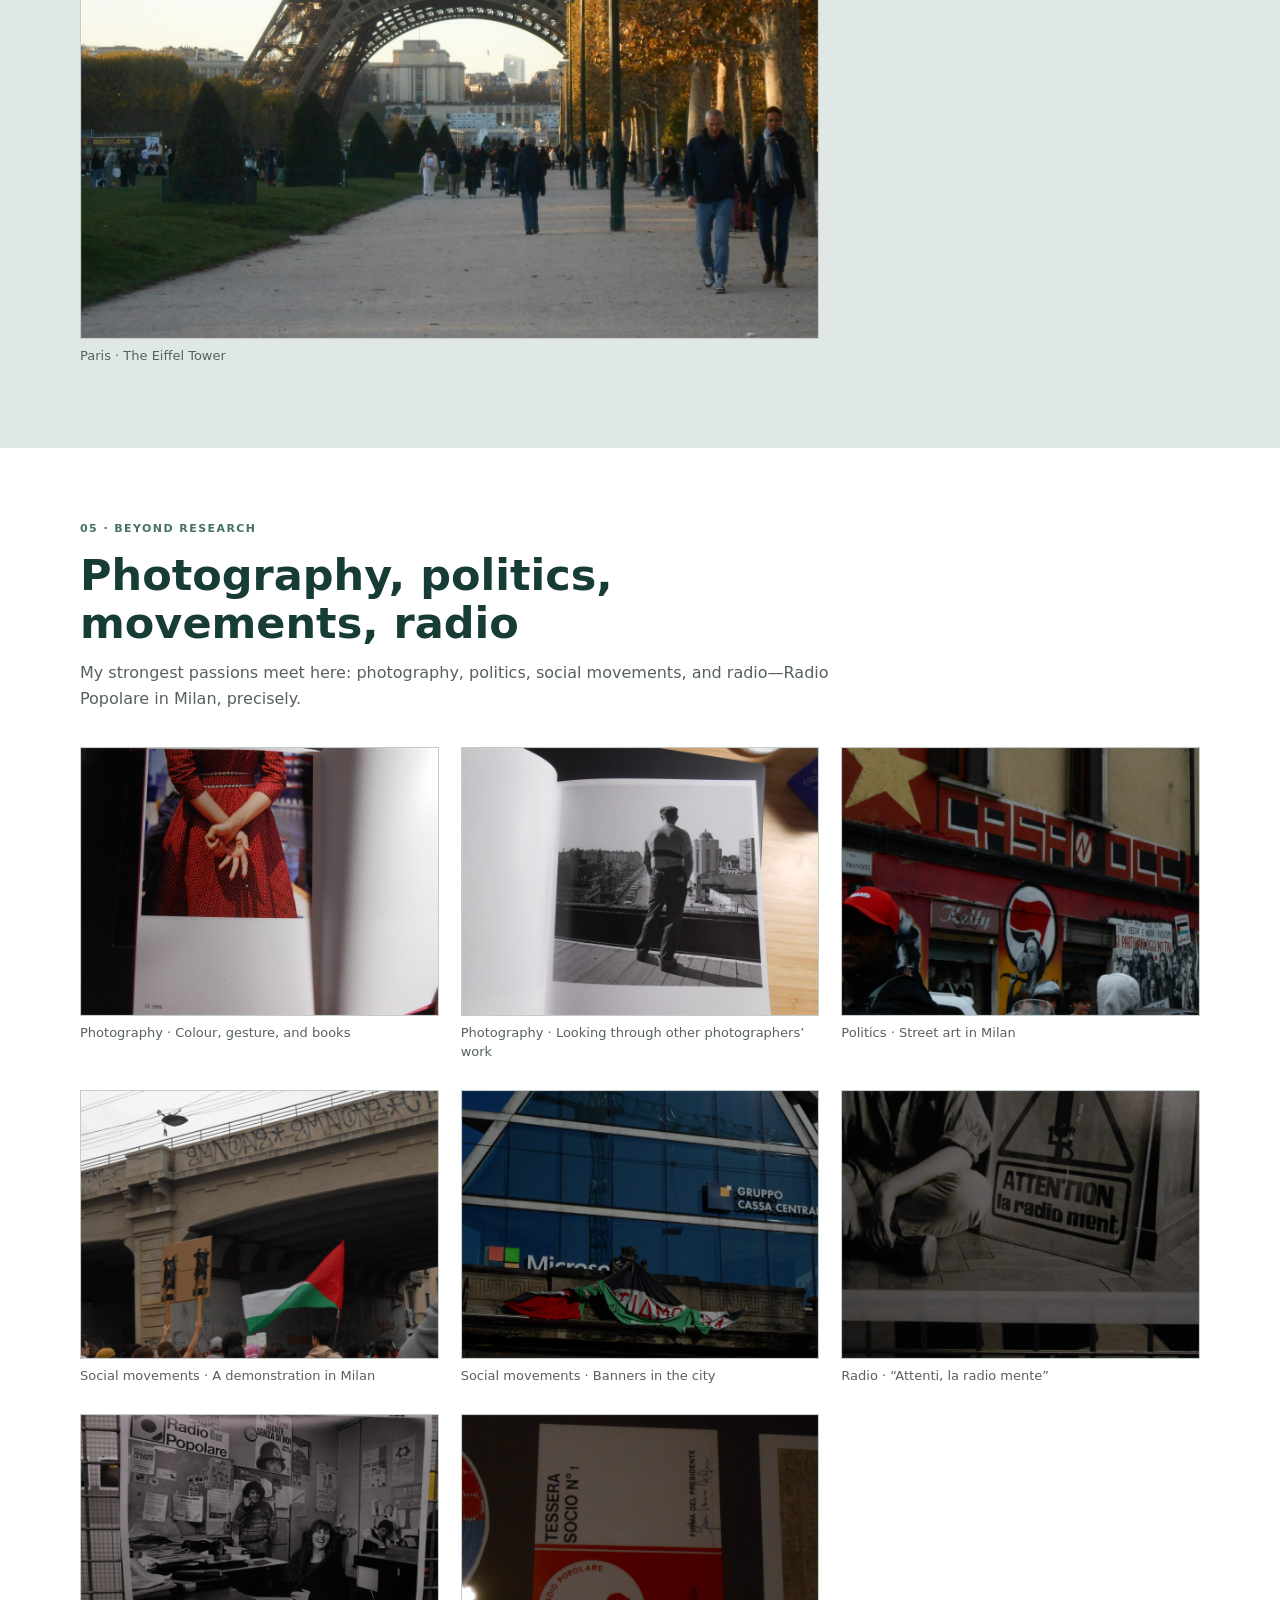
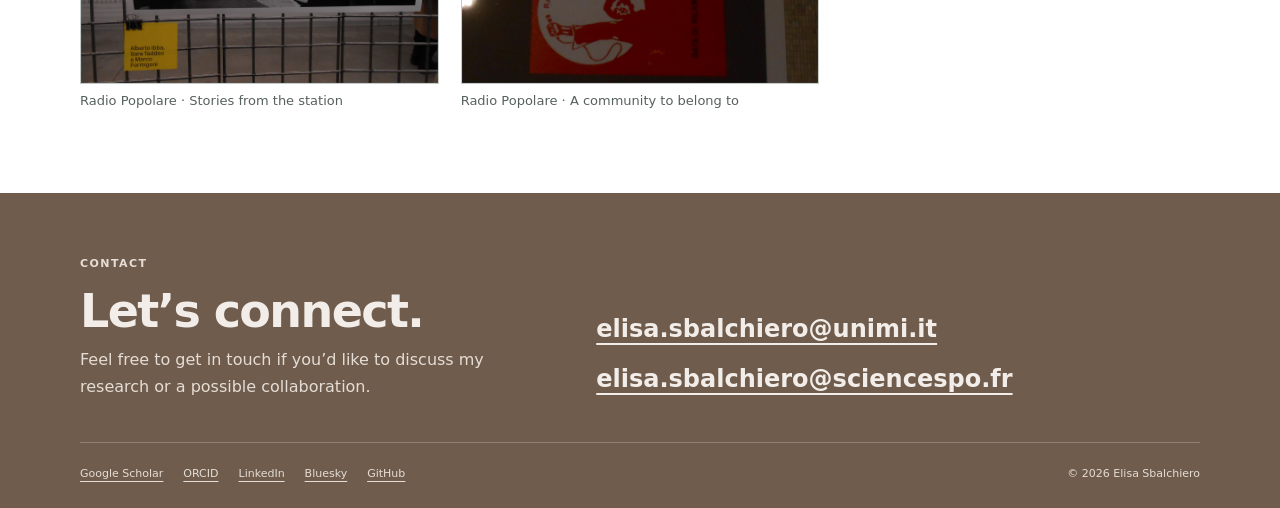
<file: photos.html>
<!doctype html>
<html lang="en">
<head>
  <meta charset="utf-8">
  <meta name="viewport" content="width=device-width, initial-scale=1">
  <meta name="description" content="A photographic notebook by Elisa Sbalchiero: places, academic journeys, and passions beyond research.">
  <meta name="theme-color" content="#284f48">
  <title>Photos · Elisa Sbalchiero</title>
  <link rel="icon" href="assets/favicon.svg" type="image/svg+xml">
  <link rel="stylesheet" href="assets/style.css?v=20261105-1">
  <script defer src="assets/site.js?v=20261105-1"></script>
</head>
<body>
  <a class="skip-link" href="#main">Skip to content</a>
  <header class="site-header">
    <div class="page-shell nav-shell">
      <a class="wordmark" href="index.html" aria-label="Elisa Sbalchiero, home">
        <span class="wordmark-mark" aria-hidden="true">ES</span><span>Elisa Sbalchiero</span>
      </a>
      <button class="nav-toggle" type="button" aria-expanded="false" aria-controls="site-nav" data-nav-toggle>
        <span class="sr-only">Toggle menu</span><span></span><span></span><span></span>
      </button>
      <nav class="site-nav" id="site-nav" aria-label="Primary navigation" data-nav>
        <a href="index.html">Home</a>
        <a href="research.html">Research</a>
        <a href="publications.html">Publications</a>
        <a href="about.html">About</a>
        <a href="photos.html" aria-current="page">Photos</a>
        <a href="data-code.html">Data &amp; Code</a>
      </nav>
    </div>
  </header>

  <main id="main">
    <header class="page-header photo-page-header">
      <div class="page-shell narrow">
        <p class="eyebrow">A photographic notebook</p>
        <h1>Places that shaped me</h1>
        <p class="page-lead">A visual path through the landscapes I come from, the cities that became home, academic journeys, Paris, and the passions that accompany my research.</p>
        <p class="photo-credit">All photographs were taken by Elisa Sbalchiero.</p>
      </div>
    </header>

    <section class="photo-section" aria-labelledby="origins-title">
      <div class="page-shell">
        <div class="photo-section-heading">
          <p class="eyebrow">01 · Origins</p>
          <h2 id="origins-title">Veneto, mountains, and home</h2>
          <p>I come from Veneto. The landscape leads toward the mountains, photography, and family; Paganella, above Trento, remains my favourite mountain, and Trento my first home away from home.</p>
        </div>
        <div class="photo-grid">
          <figure class="photo-card photo-card-wide"><img src="assets/photos/01-veneto-fields.jpg" width="1600" height="1200" alt="A path crossing green fields beneath a wide, cloud-filled sky in Veneto" decoding="async"><figcaption>Veneto · Countryside and home</figcaption></figure>
          <figure class="photo-card"><img src="assets/photos/02-veneto-horizon.jpg" width="1600" height="1200" alt="Power lines crossing a Veneto landscape with mountains on the horizon" loading="lazy" decoding="async"><figcaption>Veneto · Toward the mountains</figcaption></figure>
          <figure class="photo-card"><img src="assets/photos/03-dolomites.jpg" width="1600" height="1200" alt="Rocky Dolomite peaks against a deep blue sky" loading="lazy" decoding="async"><figcaption>The Dolomites · Mountains, photography, and family</figcaption></figure>
          <figure class="photo-card"><img src="assets/photos/04-paganella-trento.jpg" width="1600" height="1200" alt="The rocky face of Paganella rising above rooftops in Trento" loading="lazy" decoding="async"><figcaption>Paganella · My favourite mountain, above Trento</figcaption></figure>
        </div>
      </div>
    </section>

    <section class="photo-section photo-section-tinted" aria-labelledby="homes-title">
      <div class="page-shell">
        <div class="photo-section-heading">
          <p class="eyebrow">02 · Academic path</p>
          <h2 id="homes-title">Cities that became home</h2>
          <p>The PhD took me between Turin and Milan. Pero was home during the first two years of the doctorate—my second, and perhaps deepest, home.</p>
        </div>
        <div class="photo-grid">
          <figure class="photo-card"><img src="assets/photos/05-turin-street.jpg" width="1600" height="1200" alt="A quiet Turin street seen from above, with a person beside an open car" loading="lazy" decoding="async"><figcaption>Turin · An inter-university PhD journey</figcaption></figure>
          <figure class="photo-card"><img src="assets/photos/06-turin-architecture.jpg" width="1600" height="1200" alt="A red-and-white historic building framed by a shaded arcade in Turin" loading="lazy" decoding="async"><figcaption>Turin · Architecture and passageways</figcaption></figure>
          <figure class="photo-card"><img src="assets/photos/07-pero-milan.jpg" width="1600" height="1200" alt="Residential buildings in Pero beneath a dramatic evening sky" loading="lazy" decoding="async"><figcaption>Pero, Milan · Home during the first two years of my PhD</figcaption></figure>
          <figure class="photo-card"><img src="assets/photos/08-castello-sforzesco.jpg" width="1600" height="1200" alt="Castello Sforzesco in Milan with visitors crossing the square" loading="lazy" decoding="async"><figcaption>Milan · Castello Sforzesco with my father</figcaption></figure>
          <figure class="photo-card"><img src="assets/photos/09-galleria-milan.jpg" width="1600" height="1200" alt="The glass-vaulted interior of Galleria Vittorio Emanuele II in Milan" loading="lazy" decoding="async"><figcaption>Milan · Galleria Vittorio Emanuele II</figcaption></figure>
          <figure class="photo-card"><img src="assets/photos/10-duomo-milan.jpg" width="1600" height="1200" alt="Milan Cathedral seen at the end of a sunlit city street" loading="lazy" decoding="async"><figcaption>Milan · The Duomo</figcaption></figure>
        </div>
      </div>
    </section>

    <section class="photo-section" aria-labelledby="journeys-title">
      <div class="page-shell">
        <div class="photo-section-heading">
          <p class="eyebrow">03 · Research journeys</p>
          <h2 id="journeys-title">Conferences, in no particular order</h2>
          <p>National and international conferences have meant moving through Bamberg, Florence, Modena, Seville, and many places still to come.</p>
        </div>
        <div class="photo-grid">
          <figure class="photo-card"><img src="assets/photos/11-bamberg.jpg" width="1600" height="1200" alt="A glowing artwork displayed in a dark interior in Bamberg" loading="lazy" decoding="async"><figcaption>Bamberg</figcaption></figure>
          <figure class="photo-card"><img src="assets/photos/12-florence-skyline.jpg" width="1600" height="1200" alt="Florence at dusk with the cathedral dome rising above the city" loading="lazy" decoding="async"><figcaption>Florence · The city from above</figcaption></figure>
          <figure class="photo-card"><img src="assets/photos/13-florence-arno.jpg" width="1600" height="1200" alt="Historic buildings along the Arno river in Florence" loading="lazy" decoding="async"><figcaption>Florence · Along the Arno</figcaption></figure>
          <figure class="photo-card"><img src="assets/photos/14-modena.jpg" width="1600" height="1200" alt="A tree-lined square beside a brick church in Modena" loading="lazy" decoding="async"><figcaption>Modena</figcaption></figure>
          <figure class="photo-card"><img src="assets/photos/15-seville-jacaranda.jpg" width="1600" height="1200" alt="A purple jacaranda flowering beside a tiled monument in Seville" loading="lazy" decoding="async"><figcaption>Seville · Jacaranda in bloom</figcaption></figure>
          <figure class="photo-card"><img src="assets/photos/16-seville-plaza-espana.jpg" width="1600" height="1200" alt="The ornate façade and fountain of Plaza de España in Seville" loading="lazy" decoding="async"><figcaption>Seville · Plaza de España</figcaption></figure>
        </div>
      </div>
    </section>

    <section class="photo-section photo-section-tinted" aria-labelledby="paris-title">
      <div class="page-shell">
        <div class="photo-section-heading">
          <p class="eyebrow">04 · Now</p>
          <h2 id="paris-title">Paris, for now</h2>
          <p>Gardens, flea-market discoveries, rooftops, and familiar monuments: fragments of the city that is home during my visiting period at Sciences Po.</p>
        </div>
        <div class="photo-grid">
          <figure class="photo-card"><img src="assets/photos/17-paris-luxembourg-gardens.jpg" width="1600" height="1200" alt="Green chairs arranged beside a lawn in the Luxembourg Gardens in autumn" loading="lazy" decoding="async"><figcaption>Paris · Luxembourg Gardens</figcaption></figure>
          <figure class="photo-card"><img src="assets/photos/18-paris-market.jpg" width="1600" height="1200" alt="Vintage photographs, records, and ceramics displayed at a Paris market" loading="lazy" decoding="async"><figcaption>Paris · Records and found images</figcaption></figure>
          <figure class="photo-card"><img src="assets/photos/19-paris-gardens.jpg" width="1600" height="1200" alt="The Luxembourg Palace and its formal gardens under a cloudy autumn sky" loading="lazy" decoding="async"><figcaption>Paris · Luxembourg Palace and Gardens in autumn</figcaption></figure>
          <figure class="photo-card"><img src="assets/photos/20-paris-still-life.jpg" width="1600" height="1200" alt="Books and a small Eiffel Tower print arranged on a table" loading="lazy" decoding="async"><figcaption>Paris · A still life with the Eiffel Tower</figcaption></figure>
          <figure class="photo-card"><img src="assets/photos/21-paris-skyline.jpg" width="1600" height="1200" alt="A wide view across the rooftops of Paris beneath a hazy sky" loading="lazy" decoding="async"><figcaption>Paris · The skyline from Montmartre</figcaption></figure>
          <figure class="photo-card"><img src="assets/photos/22-montmartre.jpg" width="1600" height="1200" alt="A steep Montmartre street lined with pale buildings" loading="lazy" decoding="async"><figcaption>Paris · Montmartre</figcaption></figure>
          <figure class="photo-card photo-card-wide"><img src="assets/photos/23-eiffel-tower.jpg" width="1600" height="1200" alt="The Eiffel Tower framed by autumn trees and the Champ de Mars" loading="lazy" decoding="async"><figcaption>Paris · The Eiffel Tower</figcaption></figure>
        </div>
      </div>
    </section>

    <section class="photo-section" aria-labelledby="passions-title">
      <div class="page-shell">
        <div class="photo-section-heading">
          <p class="eyebrow">05 · Beyond research</p>
          <h2 id="passions-title">Photography, politics, movements, radio</h2>
          <p>My strongest passions meet here: photography, politics, social movements, and radio—Radio Popolare in Milan, precisely.</p>
        </div>
        <div class="photo-grid">
          <figure class="photo-card"><img src="assets/photos/24-photography-book-red.jpg" width="1600" height="1200" alt="An open photography book showing a person in a red dress" loading="lazy" decoding="async"><figcaption>Photography · Colour, gesture, and books</figcaption></figure>
          <figure class="photo-card"><img src="assets/photos/25-photography-book-black-white.jpg" width="1600" height="1200" alt="An open photography book showing a black-and-white rooftop portrait" loading="lazy" decoding="async"><figcaption>Photography · Looking through other photographers’ work</figcaption></figure>
          <figure class="photo-card"><img src="assets/photos/26-political-street-art.jpg" width="1600" height="1200" alt="Political murals and people gathered on a street in Milan" loading="lazy" decoding="async"><figcaption>Politics · Street art in Milan</figcaption></figure>
          <figure class="photo-card"><img src="assets/photos/27-social-movement-milan.jpg" width="1600" height="1200" alt="A demonstration beneath a railway bridge in Milan with a Palestinian flag" loading="lazy" decoding="async"><figcaption>Social movements · A demonstration in Milan</figcaption></figure>
          <figure class="photo-card"><img src="assets/photos/28-demonstration-milan.jpg" width="1600" height="1200" alt="Protest banners draped across a building entrance in Milan" loading="lazy" decoding="async"><figcaption>Social movements · Banners in the city</figcaption></figure>
          <figure class="photo-card"><img src="assets/photos/29-radio-exhibition.jpg" width="1600" height="1200" alt="A black-and-white radio exhibition panel reading Attenti, la radio mente" loading="lazy" decoding="async"><figcaption>Radio · “Attenti, la radio mente”</figcaption></figure>
          <figure class="photo-card"><img src="assets/photos/30-radio-popolare-history.jpg" width="1600" height="1200" alt="Historic photographs from Radio Popolare displayed on an exhibition grid" loading="lazy" decoding="async"><figcaption>Radio Popolare · Stories from the station</figcaption></figure>
          <figure class="photo-card"><img src="assets/photos/31-radio-popolare-membership.jpg" width="1600" height="1200" alt="A red-and-white Radio Popolare membership poster" loading="lazy" decoding="async"><figcaption>Radio Popolare · A community to belong to</figcaption></figure>
        </div>
      </div>
    </section>
  </main>

  <footer class="site-footer">
    <div class="page-shell footer-main">
      <div>
        <p class="footer-label">Contact</p>
        <h2>Let’s connect.</h2>
        <p>Feel free to get in touch if you’d like to discuss my research or a possible collaboration.</p>
      </div>
      <div class="footer-contacts">
        <a href="mailto:elisa.sbalchiero@unimi.it">elisa.sbalchiero@unimi.it</a>
        <a href="mailto:elisa.sbalchiero@sciencespo.fr">elisa.sbalchiero@sciencespo.fr</a>
      </div>
    </div>
    <div class="page-shell footer-bottom">
      <div class="profile-links" aria-label="Academic and social profiles">
        <a href="https://scholar.google.com/citations?hl=it&amp;user=_3yX9PUAAAAJ">Google Scholar</a>
        <a href="https://orcid.org/0009-0001-4940-1636">ORCID</a>
        <a href="https://www.linkedin.com/in/elisa-sbalchiero/">LinkedIn</a>
        <a href="https://bsky.app/profile/elisasbalchiero.bsky.social">Bluesky</a>
        <a href="https://github.com/elisasbalchiero-research">GitHub</a>
      </div>
      <p>© <span data-year>2026</span> Elisa Sbalchiero</p>
    </div>
  </footer>
</body>
</html>
</file>
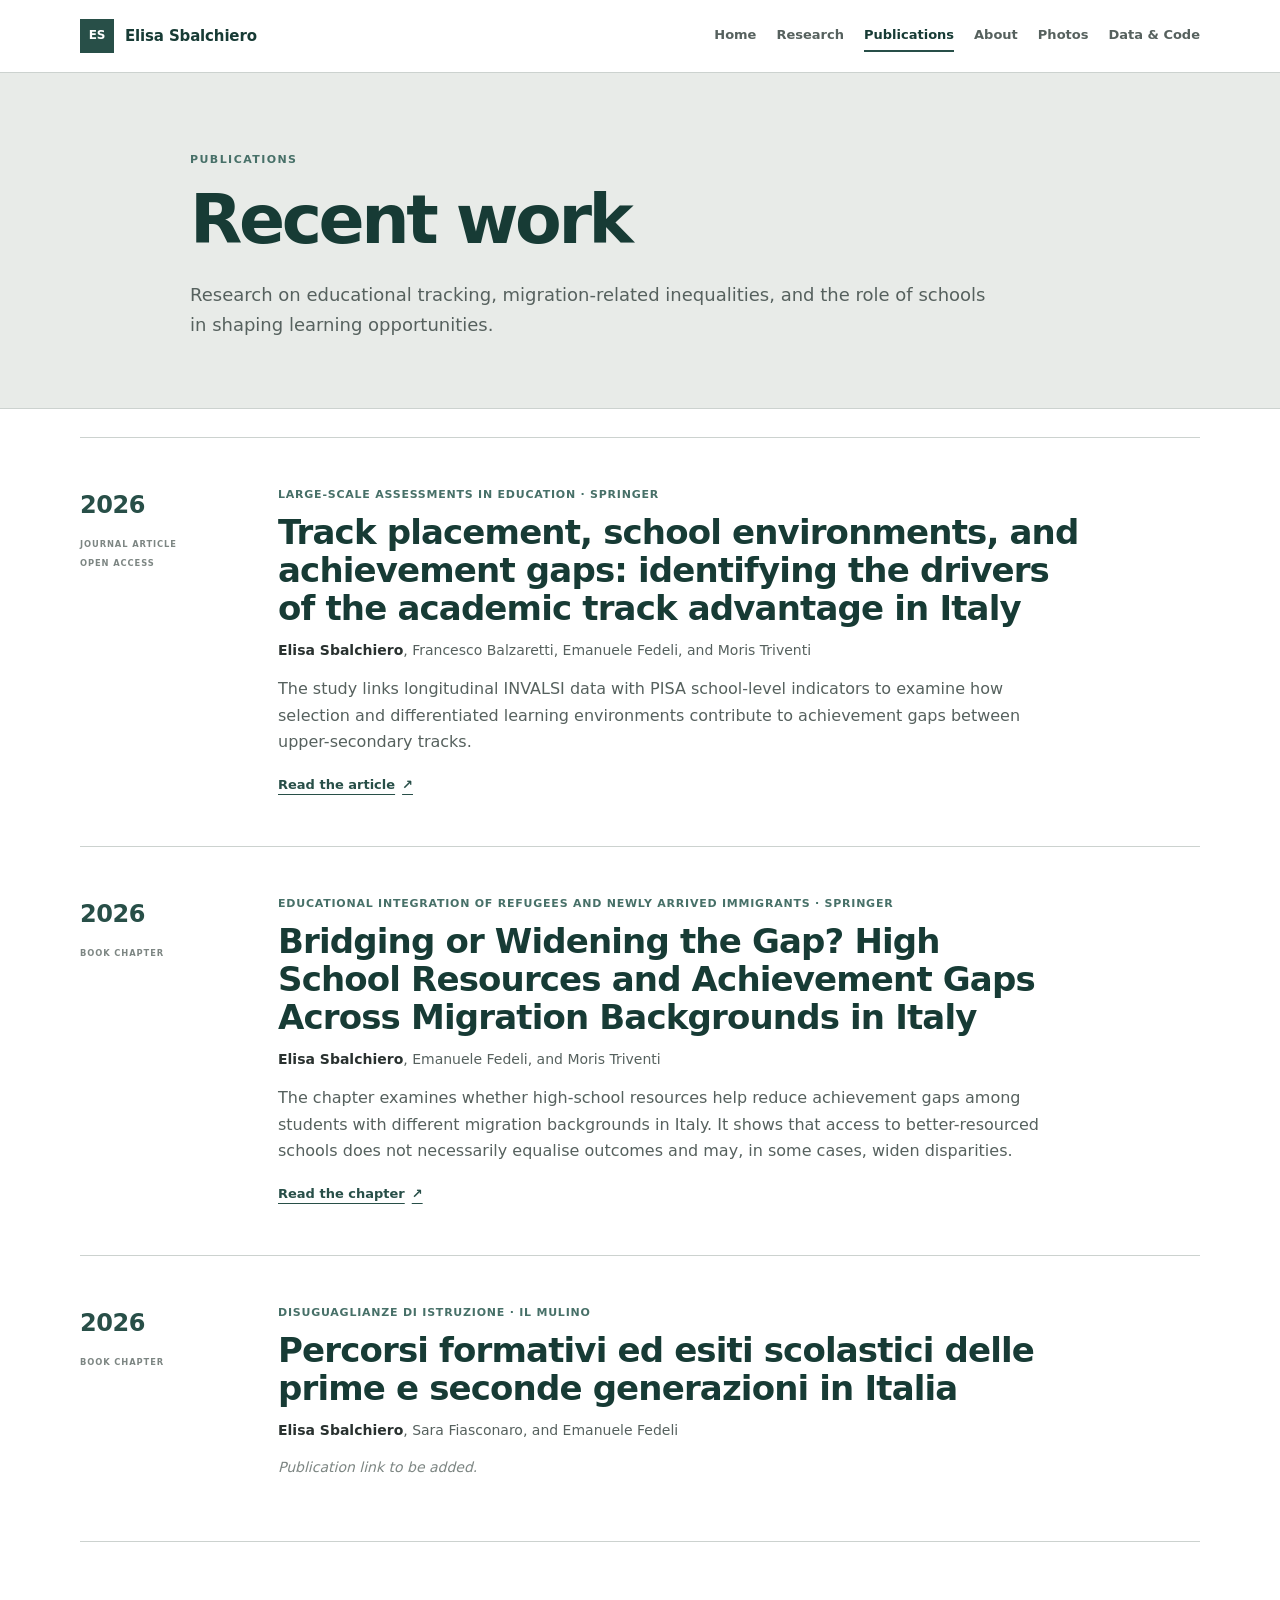
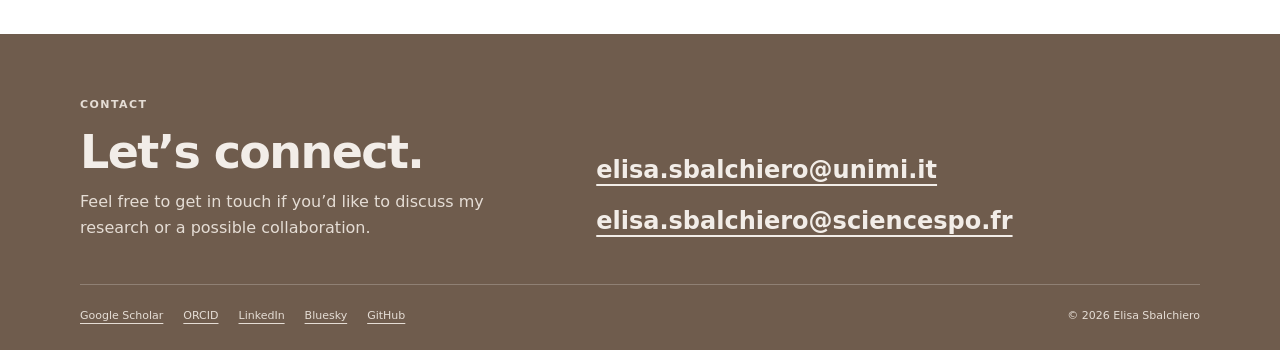
<file: publications.html>
<!doctype html>
<html lang="en">
<head>
  <meta charset="utf-8">
  <meta name="viewport" content="width=device-width, initial-scale=1">
  <meta name="description" content="Publications by Elisa Sbalchiero on educational inequality, tracking, migration, and school resources.">
  <meta name="theme-color" content="#284f48">
  <title>Publications · Elisa Sbalchiero</title>
  <link rel="icon" href="assets/favicon.svg" type="image/svg+xml">
  <link rel="stylesheet" href="assets/style.css?v=20261105-1">
  <script defer src="assets/site.js?v=20261105-1"></script>
</head>
<body>
  <a class="skip-link" href="#main">Skip to content</a>
  <header class="site-header">
    <div class="page-shell nav-shell">
      <a class="wordmark" href="index.html" aria-label="Elisa Sbalchiero, home">
        <span class="wordmark-mark" aria-hidden="true">ES</span><span>Elisa Sbalchiero</span>
      </a>
      <button class="nav-toggle" type="button" aria-expanded="false" aria-controls="site-nav" data-nav-toggle>
        <span class="sr-only">Toggle menu</span><span></span><span></span><span></span>
      </button>
      <nav class="site-nav" id="site-nav" aria-label="Primary navigation" data-nav>
        <a href="index.html">Home</a>
        <a href="research.html">Research</a>
        <a href="publications.html" aria-current="page">Publications</a>
        <a href="about.html">About</a>
        <a href="photos.html">Photos</a>
        <a href="data-code.html">Data &amp; Code</a>
      </nav>
    </div>
  </header>

  <main id="main">
    <header class="page-header">
      <div class="page-shell narrow">
        <p class="eyebrow">Publications</p>
        <h1>Recent work</h1>
        <p class="page-lead">Research on educational tracking, migration-related inequalities, and the role of schools in shaping learning opportunities.</p>
      </div>
    </header>

    <section class="content-section publications-list" aria-label="Publication list">
      <div class="page-shell">
        <article class="publication-row">
          <div class="publication-side">
            <span>2026</span>
            <small>Journal article</small>
            <small>Open access</small>
          </div>
          <div class="publication-content">
            <p class="publication-venue">Large-scale Assessments in Education · Springer</p>
            <h2>Track placement, school environments, and achievement gaps: identifying the drivers of the academic track advantage in Italy</h2>
            <p class="authors"><strong>Elisa Sbalchiero</strong>, Francesco Balzaretti, Emanuele Fedeli, and Moris Triventi</p>
            <p>The study links longitudinal INVALSI data with PISA school-level indicators to examine how selection and differentiated learning environments contribute to achievement gaps between upper-secondary tracks.</p>
            <a class="text-link" href="https://doi.org/10.1186/s40536-026-00329-3">Read the article <span aria-hidden="true">↗</span></a>
          </div>
        </article>

        <article class="publication-row">
          <div class="publication-side">
            <span>2026</span>
            <small>Book chapter</small>
          </div>
          <div class="publication-content">
            <p class="publication-venue">Educational Integration of Refugees and Newly Arrived Immigrants · Springer</p>
            <h2>Bridging or Widening the Gap? High School Resources and Achievement Gaps Across Migration Backgrounds in Italy</h2>
            <p class="authors"><strong>Elisa Sbalchiero</strong>, Emanuele Fedeli, and Moris Triventi</p>
            <p>The chapter examines whether high-school resources help reduce achievement gaps among students with different migration backgrounds in Italy. It shows that access to better-resourced schools does not necessarily equalise outcomes and may, in some cases, widen disparities.</p>
            <a class="text-link" href="https://doi.org/10.1007/978-3-032-25346-0_9">Read the chapter <span aria-hidden="true">↗</span></a>
          </div>
        </article>

        <article class="publication-row">
          <div class="publication-side">
            <span>2026</span>
            <small>Book chapter</small>
          </div>
          <div class="publication-content">
            <p class="publication-venue">Disuguaglianze di istruzione · Il Mulino</p>
            <h2>Percorsi formativi ed esiti scolastici delle prime e seconde generazioni in Italia</h2>
            <p class="authors"><strong>Elisa Sbalchiero</strong>, Sara Fiasconaro, and Emanuele Fedeli</p>
            <p class="status-note">Publication link to be added.</p>
          </div>
        </article>
      </div>
    </section>
  </main>

  <footer class="site-footer">
    <div class="page-shell footer-main">
      <div>
        <p class="footer-label">Contact</p>
        <h2>Let’s connect.</h2>
        <p>Feel free to get in touch if you’d like to discuss my research or a possible collaboration.</p>
      </div>
      <div class="footer-contacts">
        <a href="mailto:elisa.sbalchiero@unimi.it">elisa.sbalchiero@unimi.it</a>
        <a href="mailto:elisa.sbalchiero@sciencespo.fr">elisa.sbalchiero@sciencespo.fr</a>
      </div>
    </div>
    <div class="page-shell footer-bottom">
      <div class="profile-links" aria-label="Academic and social profiles">
        <a href="https://scholar.google.com/citations?hl=it&amp;user=_3yX9PUAAAAJ">Google Scholar</a>
        <a href="https://orcid.org/0009-0001-4940-1636">ORCID</a>
        <a href="https://www.linkedin.com/in/elisa-sbalchiero/">LinkedIn</a>
        <a href="https://bsky.app/profile/elisasbalchiero.bsky.social">Bluesky</a>
        <a href="https://github.com/elisasbalchiero-research">GitHub</a>
      </div>
      <p>© <span data-year>2026</span> Elisa Sbalchiero</p>
    </div>
  </footer>
</body>
</html>
</file>
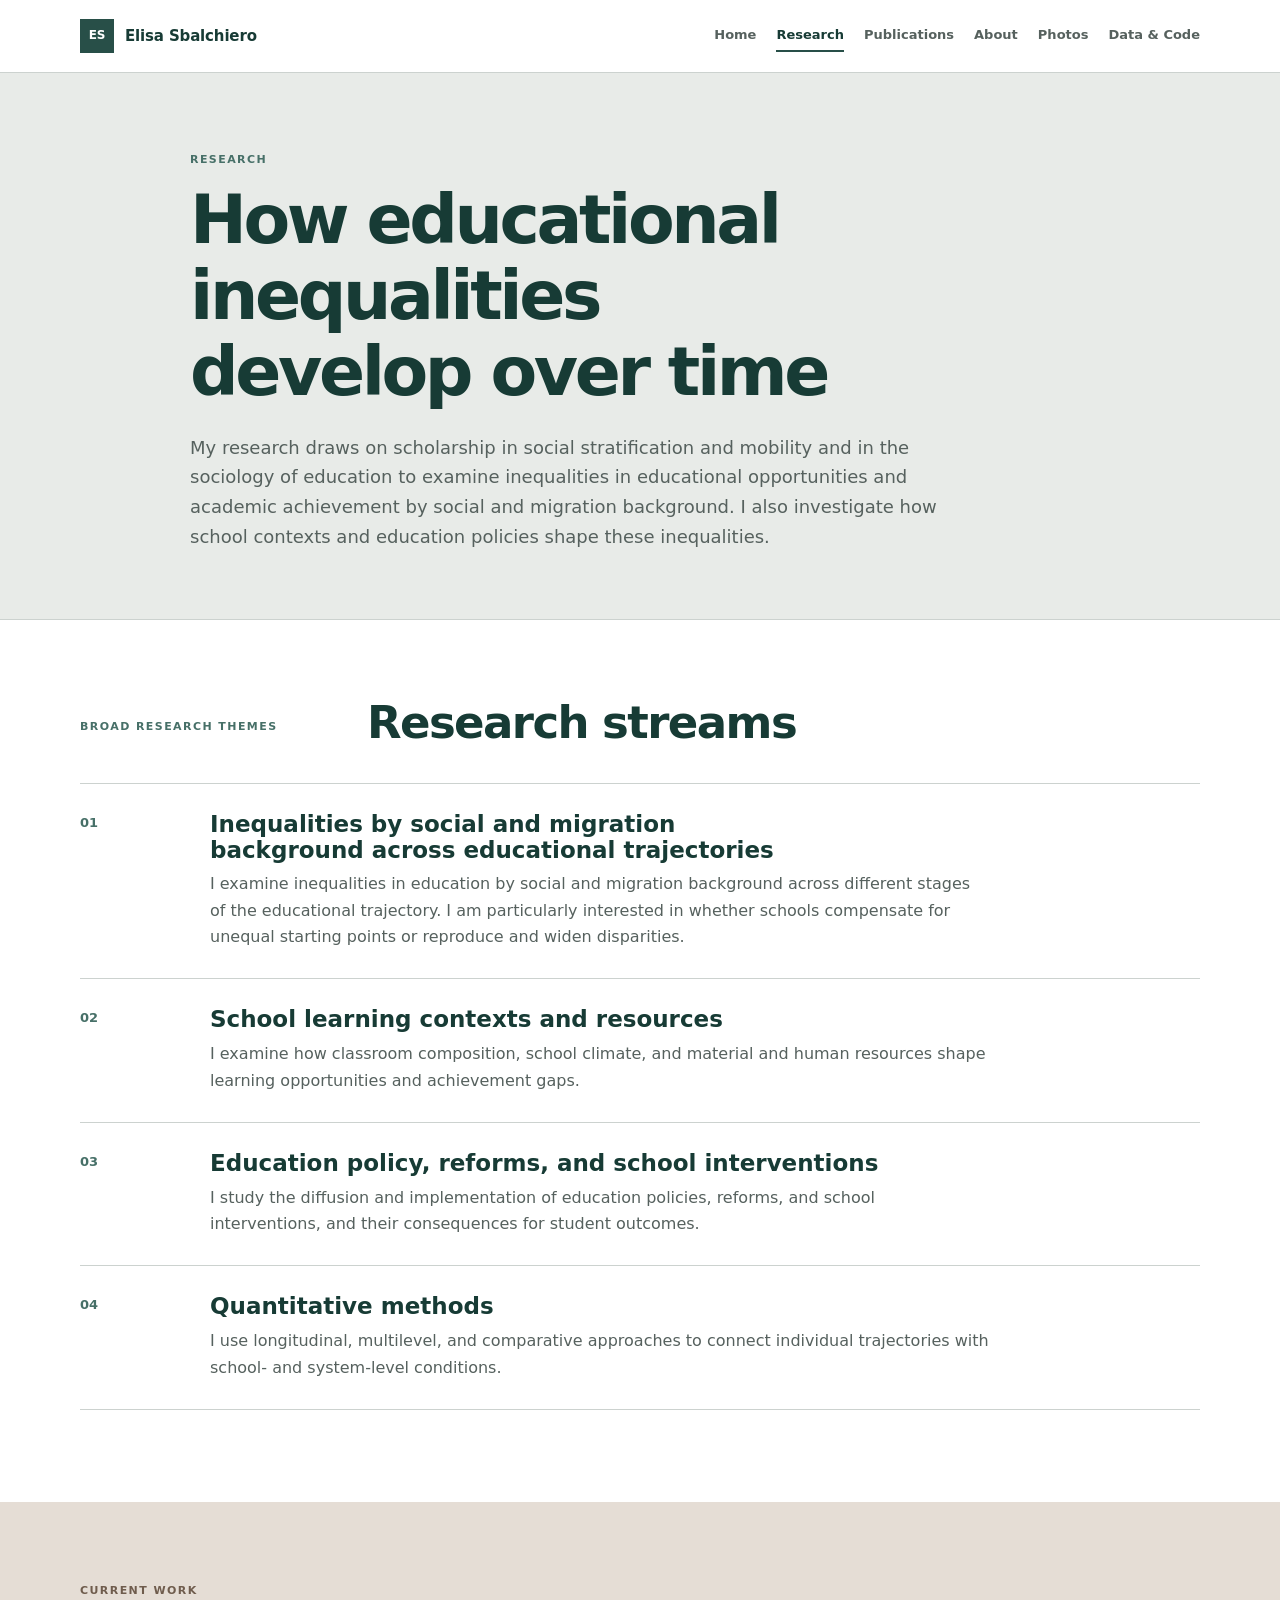
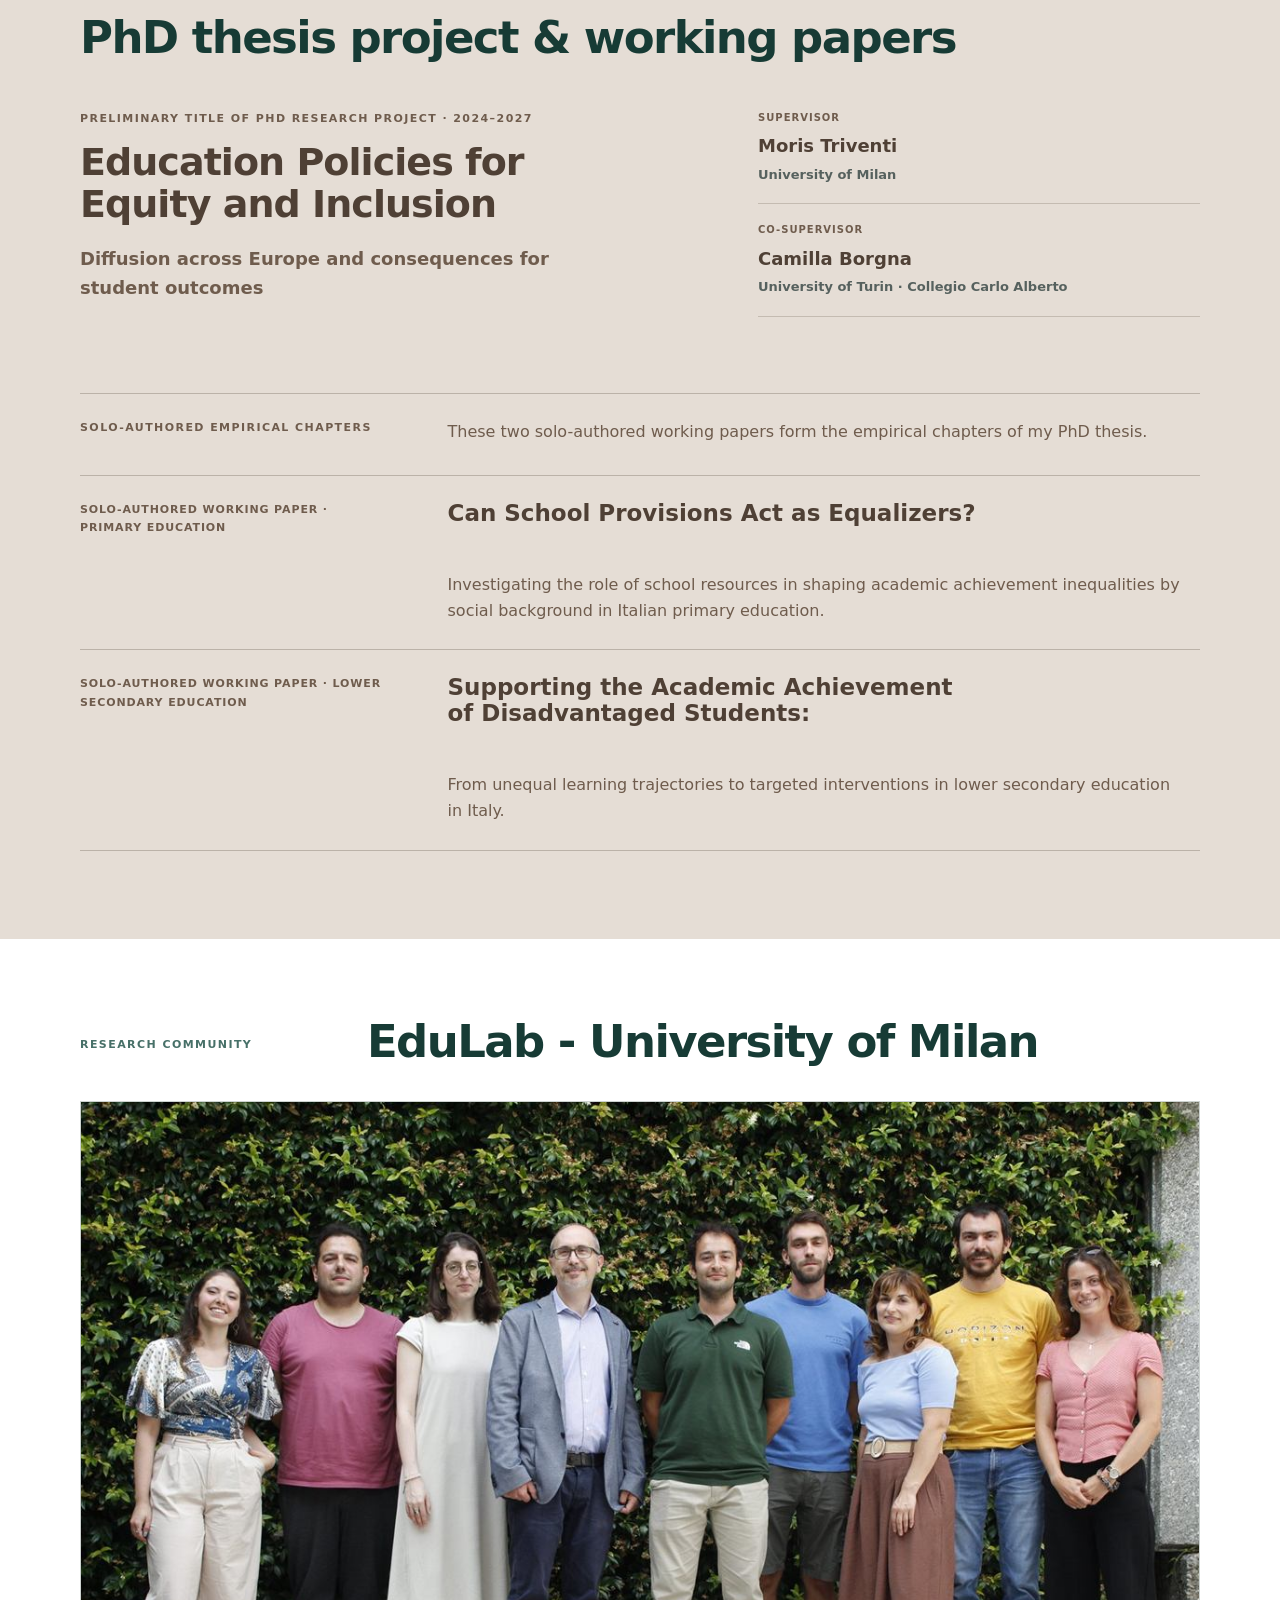
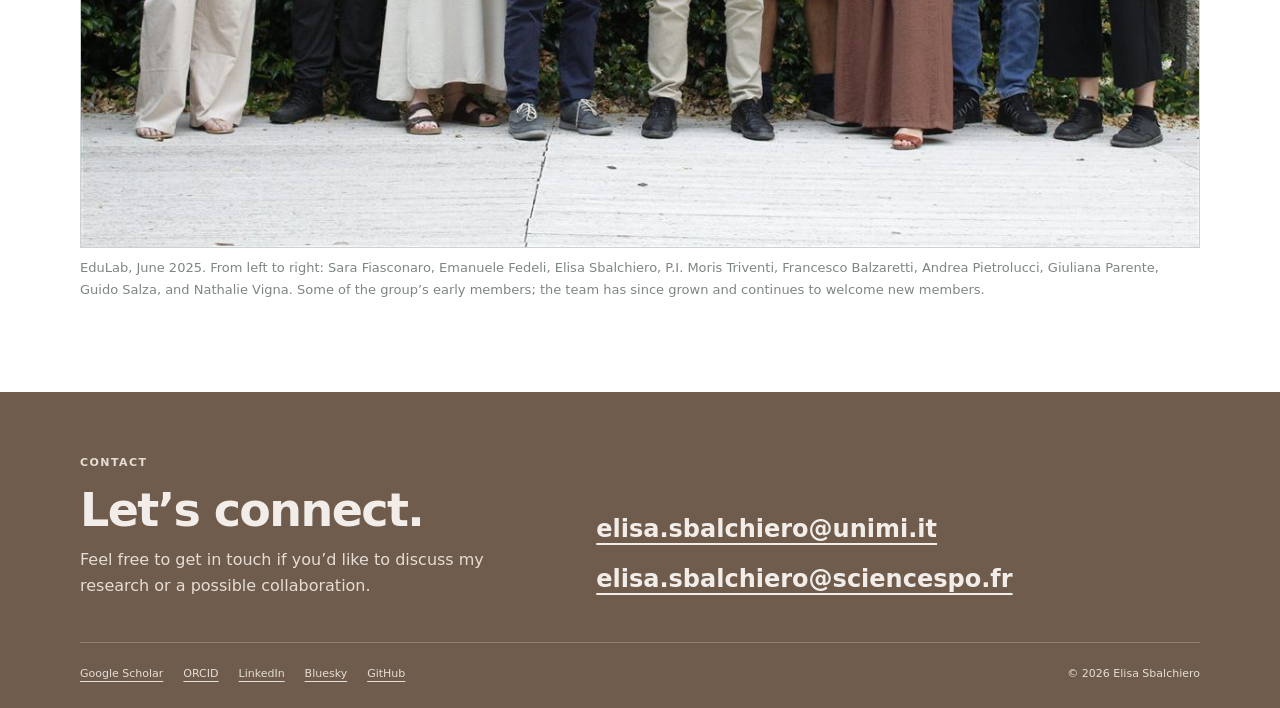
<file: research.html>
<!doctype html>
<html lang="en">
<head>
  <meta charset="utf-8">
  <meta name="viewport" content="width=device-width, initial-scale=1">
  <meta name="description" content="Research by Elisa Sbalchiero on educational inequality, school contexts, and education policy.">
  <meta name="theme-color" content="#284f48">
  <title>Research · Elisa Sbalchiero</title>
  <link rel="icon" href="assets/favicon.svg" type="image/svg+xml">
  <link rel="stylesheet" href="assets/style.css?v=20261105-1">
  <script defer src="assets/site.js?v=20261105-1"></script>
</head>
<body>
  <a class="skip-link" href="#main">Skip to content</a>
  <header class="site-header">
    <div class="page-shell nav-shell">
      <a class="wordmark" href="index.html" aria-label="Elisa Sbalchiero, home">
        <span class="wordmark-mark" aria-hidden="true">ES</span><span>Elisa Sbalchiero</span>
      </a>
      <button class="nav-toggle" type="button" aria-expanded="false" aria-controls="site-nav" data-nav-toggle>
        <span class="sr-only">Toggle menu</span><span></span><span></span><span></span>
      </button>
      <nav class="site-nav" id="site-nav" aria-label="Primary navigation" data-nav>
        <a href="index.html">Home</a>
        <a href="research.html" aria-current="page">Research</a>
        <a href="publications.html">Publications</a>
        <a href="about.html">About</a>
        <a href="photos.html">Photos</a>
        <a href="data-code.html">Data &amp; Code</a>
      </nav>
    </div>
  </header>

  <main id="main">
    <header class="page-header">
      <div class="page-shell narrow">
        <p class="eyebrow">Research</p>
        <h1>How educational inequalities develop over time</h1>
        <p class="page-lead">My research draws on scholarship in social stratification and mobility and in the sociology of education to examine inequalities in educational opportunities and academic achievement by social and migration background. I also investigate how school contexts and education policies shape these inequalities.</p>
      </div>
    </header>

    <section class="content-section" aria-labelledby="streams-title">
      <div class="page-shell">
        <div class="section-intro split-heading">
          <p class="eyebrow">Broad research themes</p>
          <h2 id="streams-title">Research streams</h2>
        </div>
        <div class="topic-list">
          <article>
            <span>01</span>
            <div>
              <h3>Inequalities by social and migration background across educational trajectories</h3>
              <p>I examine inequalities in education by social and migration background across different stages of the educational trajectory. I am particularly interested in whether schools compensate for unequal starting points or reproduce and widen disparities.</p>
            </div>
          </article>
          <article>
            <span>02</span>
            <div>
              <h3>School learning contexts and resources</h3>
              <p>I examine how classroom composition, school climate, and material and human resources shape learning opportunities and achievement gaps.</p>
            </div>
          </article>
          <article>
            <span>03</span>
            <div>
              <h3>Education policy, reforms, and school interventions</h3>
              <p>I study the diffusion and implementation of education policies, reforms, and school interventions, and their consequences for student outcomes.</p>
            </div>
          </article>
          <article>
            <span>04</span>
            <div>
              <h3>Quantitative methods</h3>
              <p>I use longitudinal, multilevel, and comparative approaches to connect individual trajectories with school- and system-level conditions.</p>
            </div>
          </article>
        </div>
      </div>
    </section>

    <section class="thesis-section" aria-labelledby="phd-section-title">
      <div class="page-shell">
        <div class="section-intro thesis-section-intro">
          <p class="eyebrow">Current work</p>
          <h2 id="phd-section-title">PhD thesis project &amp; working papers</h2>
        </div>
        <div class="thesis-grid">
          <div>
            <p class="eyebrow">Preliminary title of PhD research project · 2024–2027</p>
            <h3 class="thesis-project-title">Education Policies for Equity and Inclusion</h3>
            <p class="thesis-subtitle">Diffusion across Europe and consequences for student outcomes</p>
          </div>
          <dl class="plain-facts">
            <div>
              <dt>Supervisor</dt>
              <dd>Moris Triventi<span>University of Milan</span></dd>
            </div>
            <div>
              <dt>Co-supervisor</dt>
              <dd>Camilla Borgna<span>University of Turin · Collegio Carlo Alberto</span></dd>
            </div>
          </dl>
        </div>

        <div class="working-papers">
          <div class="working-papers-heading">
            <p class="eyebrow">Solo-authored empirical chapters</p>
            <p>These two solo-authored working papers form the empirical chapters of my PhD thesis.</p>
          </div>
          <article>
            <p class="paper-meta">Solo-authored working paper · Primary education</p>
            <h3>Can School Provisions Act as Equalizers?</h3>
            <p>Investigating the role of school resources in shaping academic achievement inequalities by social background in Italian primary education.</p>
          </article>
          <article>
            <p class="paper-meta">Solo-authored working paper · Lower secondary education</p>
            <h3>Supporting the Academic Achievement of Disadvantaged Students:</h3>
            <p>From unequal learning trajectories to targeted interventions in lower secondary education in Italy.</p>
          </article>
        </div>
      </div>
    </section>

    <section class="content-section" aria-labelledby="edulab-title">
      <div class="page-shell">
        <div class="section-intro split-heading">
          <p class="eyebrow">Research community</p>
          <h2 id="edulab-title">EduLab - University of Milan</h2>
        </div>
        <figure class="about-photo-feature">
          <img src="[data-uri]" width="1200" height="800" alt="Nine early members of the EduLab research group standing outdoors in front of leafy greenery" loading="lazy" decoding="async">
          <figcaption>EduLab, June 2025. From left to right: Sara Fiasconaro, Emanuele Fedeli, Elisa Sbalchiero, P.I. Moris Triventi, Francesco Balzaretti, Andrea Pietrolucci, Giuliana Parente, Guido Salza, and Nathalie Vigna. Some of the group’s early members; the team has since grown and continues to welcome new members.</figcaption>
        </figure>
      </div>
    </section>
  </main>

  <footer class="site-footer">
    <div class="page-shell footer-main">
      <div>
        <p class="footer-label">Contact</p>
        <h2>Let’s connect.</h2>
        <p>Feel free to get in touch if you’d like to discuss my research or a possible collaboration.</p>
      </div>
      <div class="footer-contacts">
        <a href="mailto:elisa.sbalchiero@unimi.it">elisa.sbalchiero@unimi.it</a>
        <a href="mailto:elisa.sbalchiero@sciencespo.fr">elisa.sbalchiero@sciencespo.fr</a>
      </div>
    </div>
    <div class="page-shell footer-bottom">
      <div class="profile-links" aria-label="Academic and social profiles">
        <a href="https://scholar.google.com/citations?hl=it&amp;user=_3yX9PUAAAAJ">Google Scholar</a>
        <a href="https://orcid.org/0009-0001-4940-1636">ORCID</a>
        <a href="https://www.linkedin.com/in/elisa-sbalchiero/">LinkedIn</a>
        <a href="https://bsky.app/profile/elisasbalchiero.bsky.social">Bluesky</a>
        <a href="https://github.com/elisasbalchiero-research">GitHub</a>
      </div>
      <p>© <span data-year>2026</span> Elisa Sbalchiero</p>
    </div>
  </footer>
</body>
</html>
</file>
<file: assets/style.css>
:root {
  --green-950: #173b35;
  --green-800: #284f48;
  --green-650: #477068;
  --green-150: #dfe8e5;
  --gray-950: #29312f;
  --gray-700: #56615e;
  --gray-500: #7d8683;
  --gray-250: #d5dad7;
  --gray-150: #e8ebe8;
  --gray-75: #f3f4f2;
  --white: #ffffff;
  --brown-900: #4f4035;
  --brown-750: #6f5c4d;
  --brown-500: #9b8574;
  --brown-150: #e5ddd5;
  --line: #ccd2cf;
  --page: min(1120px, calc(100vw - 48px));
  --sans: Inter, ui-sans-serif, system-ui, -apple-system, BlinkMacSystemFont, "Segoe UI", sans-serif;
}

* { box-sizing: border-box; }

html { background: var(--gray-75); }

body {
  margin: 0;
  color: var(--gray-950);
  background: var(--gray-75);
  font-family: var(--sans);
  font-size: 16px;
  line-height: 1.65;
  text-rendering: optimizeLegibility;
}

a { color: inherit; }
img { max-width: 100%; display: block; }
button, a { -webkit-tap-highlight-color: transparent; }
h1, h2, h3, p { margin-top: 0; }
h1, h2, h3 { line-height: 1.12; text-wrap: balance; }
p { text-wrap: pretty; }

.page-shell { width: var(--page); margin-inline: auto; }
.narrow { max-width: 900px; margin-inline: auto; }

.sr-only {
  position: absolute;
  width: 1px;
  height: 1px;
  padding: 0;
  margin: -1px;
  overflow: hidden;
  clip: rect(0, 0, 0, 0);
  white-space: nowrap;
  border: 0;
}

.skip-link {
  position: fixed;
  top: -80px;
  left: 16px;
  z-index: 1000;
  padding: 10px 14px;
  color: var(--white);
  background: var(--green-950);
  text-decoration: none;
}

.skip-link:focus { top: 16px; }

.site-header {
  position: sticky;
  top: 0;
  z-index: 100;
  border-bottom: 1px solid var(--line);
  background: rgba(255, 255, 255, .97);
}

.nav-shell {
  min-height: 72px;
  display: flex;
  align-items: center;
  justify-content: space-between;
  gap: 28px;
}

.wordmark {
  display: inline-flex;
  align-items: center;
  gap: 11px;
  color: var(--green-950);
  font-size: 15px;
  font-weight: 720;
  letter-spacing: -.01em;
  text-decoration: none;
}

.wordmark-mark {
  width: 34px;
  height: 34px;
  display: grid;
  place-items: center;
  color: var(--white);
  background: var(--green-800);
  font-size: 12px;
  font-weight: 800;
}

.site-nav {
  display: flex;
  align-items: center;
  gap: 20px;
}

.site-nav a {
  padding: 4px 0;
  border-bottom: 2px solid transparent;
  color: var(--gray-700);
  font-size: 13px;
  font-weight: 650;
  text-decoration: none;
}

.site-nav a:hover,
.site-nav a:focus-visible,
.site-nav a[aria-current="page"] {
  border-color: var(--green-800);
  color: var(--green-950);
}

.nav-toggle { display: none; }

.eyebrow,
.panel-label,
.footer-label {
  margin-bottom: 13px;
  color: var(--green-650);
  font-size: 11px;
  font-weight: 800;
  letter-spacing: .13em;
  text-transform: uppercase;
}

.button-row {
  display: flex;
  flex-wrap: wrap;
  gap: 10px;
}

.button {
  min-height: 44px;
  padding: 9px 17px;
  display: inline-flex;
  align-items: center;
  justify-content: center;
  border: 1px solid var(--green-800);
  border-radius: 3px;
  font-size: 13px;
  font-weight: 720;
  text-decoration: none;
}

.button-primary {
  color: var(--white);
  background: var(--green-800);
}

.button-primary:hover,
.button-primary:focus-visible { background: var(--green-950); }

.button-secondary {
  color: var(--green-950);
  background: transparent;
}

.button-secondary:hover,
.button-secondary:focus-visible { background: var(--green-150); }

.text-link {
  display: inline-flex;
  align-items: center;
  gap: 7px;
  color: var(--green-800);
  font-size: 13px;
  font-weight: 750;
  text-underline-offset: 5px;
}

.home-hero {
  padding: 88px 0 80px;
  border-bottom: 1px solid var(--line);
}

.home-grid {
  display: grid;
  grid-template-columns: minmax(0, 1.65fr) minmax(290px, .7fr);
  gap: clamp(60px, 10vw, 130px);
  align-items: end;
}

.home-copy { max-width: 760px; }

.home-copy h1 {
  margin-bottom: 20px;
  color: var(--green-950);
  font-size: clamp(48px, 6vw, 78px);
  font-weight: 610;
  letter-spacing: -.055em;
}

.home-title {
  max-width: 720px;
  margin-bottom: 22px;
  color: var(--green-800);
  font-size: clamp(23px, 2.6vw, 31px);
  font-weight: 620;
  line-height: 1.28;
}

.home-intro {
  max-width: 720px;
  margin-bottom: 30px;
  color: var(--gray-700);
  font-size: 17px;
}

.current-panel {
  padding: 27px;
  border-top: 4px solid var(--green-800);
  background: var(--gray-150);
}

.compact-facts,
.plain-facts,
.profile-facts { margin: 0; }

.compact-facts > div {
  padding: 15px 0;
  border-top: 1px solid var(--line);
}

.compact-facts dt,
.plain-facts dt,
.profile-facts dt {
  color: var(--gray-500);
  font-size: 10px;
  font-weight: 800;
  letter-spacing: .1em;
  text-transform: uppercase;
}

.compact-facts dd {
  margin: 3px 0 0;
  color: var(--green-950);
  font-size: 14px;
  font-weight: 670;
}

.home-directory {
  padding: 78px 0 88px;
  background: var(--white);
}

.section-intro { margin-bottom: 34px; }

.section-intro h2,
.about-profile h2,
.thesis-section h2,
.repository-panel h2,
.personal-story h2 {
  margin-bottom: 0;
  color: var(--green-950);
  font-size: clamp(30px, 4vw, 45px);
  font-weight: 610;
  letter-spacing: -.035em;
}

.directory-list { border-top: 1px solid var(--line); }

.directory-list a {
  min-height: 82px;
  padding: 18px 0;
  display: grid;
  grid-template-columns: minmax(140px, .7fr) 1.5fr auto;
  gap: 28px;
  align-items: center;
  border-bottom: 1px solid var(--line);
  text-decoration: none;
}

.directory-list a > span:first-child {
  color: var(--green-950);
  font-size: 20px;
  font-weight: 700;
}

.directory-list small {
  color: var(--gray-700);
  font-size: 14px;
}

.directory-list a > span:last-child {
  color: var(--green-650);
  font-size: 22px;
}

.directory-list a:hover,
.directory-list a:focus-visible { background: var(--gray-75); }

.closing-note {
  padding: 58px 0;
  color: var(--brown-900);
  background: var(--brown-150);
}

.closing-note-grid {
  display: grid;
  grid-template-columns: .45fr 1.55fr;
  gap: 45px;
  align-items: start;
}

.closing-note .eyebrow { color: var(--brown-750); }

.closing-note-grid > p:last-child {
  max-width: 820px;
  margin: 0;
  font-size: clamp(22px, 2.8vw, 32px);
  font-weight: 590;
  line-height: 1.35;
}

.page-header {
  padding: 78px 0 68px;
  border-bottom: 1px solid var(--line);
  background: var(--gray-150);
}

.page-header h1 {
  max-width: 850px;
  margin-bottom: 22px;
  color: var(--green-950);
  font-size: clamp(42px, 5.8vw, 68px);
  font-weight: 610;
  letter-spacing: -.05em;
}

.page-lead {
  max-width: 800px;
  margin-bottom: 0;
  color: var(--gray-700);
  font-size: 18px;
}

.content-section {
  padding: 78px 0 92px;
  background: var(--white);
}

.split-heading {
  display: grid;
  grid-template-columns: .45fr 1.55fr;
  gap: 45px;
  align-items: end;
}

.topic-list { border-top: 1px solid var(--line); }

.topic-list article {
  padding: 28px 0;
  display: grid;
  grid-template-columns: 100px 1fr;
  gap: 30px;
  border-bottom: 1px solid var(--line);
}

.topic-list article > span {
  color: var(--green-650);
  font-size: 13px;
  font-weight: 800;
}

.topic-list h3 {
  margin-bottom: 8px;
  color: var(--green-950);
  font-size: 23px;
  font-weight: 670;
}

.topic-list p {
  max-width: 780px;
  margin: 0;
  color: var(--gray-700);
}

.thesis-section {
  padding: 80px 0 88px;
  color: var(--brown-900);
  background: var(--brown-150);
}

.thesis-section .eyebrow { color: var(--brown-750); }

.thesis-section-intro { margin-bottom: 46px; }

.thesis-grid {
  display: grid;
  grid-template-columns: 1.15fr .85fr;
  gap: 80px;
  align-items: start;
}

.thesis-project-title {
  margin: 0;
  color: var(--brown-900);
  font-size: clamp(27px, 3.2vw, 38px);
  font-weight: 650;
  letter-spacing: -.025em;
}

.thesis-subtitle {
  max-width: 620px;
  margin: 18px 0 0;
  color: var(--brown-750);
  font-size: 18px;
  font-weight: 650;
}

.plain-facts > div {
  padding: 0 0 18px;
  margin-bottom: 18px;
  border-bottom: 1px solid rgba(79, 64, 53, .22);
}

.plain-facts dt { color: var(--brown-750); }

.plain-facts dd {
  margin: 5px 0 0;
  font-size: 18px;
  font-weight: 680;
}

.plain-facts dd span,
.profile-facts dd span {
  display: block;
  margin-top: 3px;
  color: var(--gray-700);
  font-size: 13px;
  font-weight: 550;
}

.working-papers {
  margin-top: 58px;
  border-top: 1px solid rgba(79, 64, 53, .28);
}

.working-papers-heading,
.working-papers article {
  padding: 25px 0;
  display: grid;
  grid-template-columns: .6fr 1.4fr;
  gap: 45px;
  border-bottom: 1px solid rgba(79, 64, 53, .28);
}

.working-papers-heading > p:last-child {
  margin: 0;
  color: var(--brown-750);
}

.working-papers article { grid-template-columns: .6fr 1.4fr; }

.working-papers .paper-meta {
  grid-row: 1 / span 2;
  color: var(--brown-750);
  font-size: 11px;
  font-weight: 800;
  letter-spacing: .08em;
  text-transform: uppercase;
}

.working-papers h3 {
  margin: 0;
  color: var(--brown-900);
  font-size: 23px;
  font-weight: 680;
}

.working-papers article > p:last-child {
  margin: 0;
  color: var(--brown-750);
}

.publications-list { padding-top: 28px; }

.publication-row {
  padding: 48px 0;
  display: grid;
  grid-template-columns: 150px 1fr;
  gap: 48px;
  border-bottom: 1px solid var(--line);
}

.publication-row:first-child { border-top: 1px solid var(--line); }

.publication-side {
  display: flex;
  flex-direction: column;
  align-items: flex-start;
  gap: 5px;
  color: var(--gray-500);
  font-size: 10px;
  font-weight: 800;
  letter-spacing: .09em;
  text-transform: uppercase;
}

.publication-side > span {
  margin-bottom: 8px;
  color: var(--green-800);
  font-size: 24px;
  font-weight: 650;
  letter-spacing: -.02em;
}

.publication-venue {
  margin-bottom: 9px;
  color: var(--green-650);
  font-size: 11px;
  font-weight: 800;
  letter-spacing: .07em;
  text-transform: uppercase;
}

.publication-content h2 {
  max-width: 860px;
  margin-bottom: 12px;
  color: var(--green-950);
  font-size: clamp(24px, 3vw, 34px);
  font-weight: 620;
  letter-spacing: -.025em;
}

.publication-content > p:not(.publication-venue):not(.authors):not(.status-note) {
  max-width: 790px;
  color: var(--gray-700);
}

.authors {
  color: var(--gray-700);
  font-size: 14px;
}

.authors strong { color: var(--gray-950); }

.status-note {
  color: var(--gray-500);
  font-size: 14px;
  font-style: italic;
}

.about-profile-grid {
  display: grid;
  grid-template-columns: 1fr 1fr;
  gap: 85px;
  align-items: start;
}

.large-copy {
  margin-top: 22px;
  color: var(--green-800);
  font-size: 21px;
  font-weight: 620;
}

.about-profile-grid > div > p:not(.eyebrow):not(.large-copy):not(.status-note) {
  color: var(--gray-700);
}

.profile-facts {
  padding: 0 0 0 30px;
  border-left: 1px solid var(--line);
}

.profile-facts > div {
  padding: 0 0 19px;
  margin-bottom: 19px;
  border-bottom: 1px solid var(--line);
}

.profile-facts dd {
  margin: 4px 0 0;
  color: var(--green-950);
  font-size: 16px;
  font-weight: 680;
}

.profile-facts dd.profile-value-list span {
  margin-top: 3px;
  color: var(--green-950);
  font-size: 15px;
  font-weight: 650;
  line-height: 1.45;
}

.profile-facts dd.profile-value-list span:first-child { margin-top: 0; }

.about-photo-feature {
  margin: 28px 0 0;
}

.about-photo-feature img {
  width: 100%;
  height: auto;
  border: 1px solid var(--line);
}

.about-photo-feature figcaption {
  margin-top: 9px;
  color: var(--gray-500);
  font-size: 13px;
}

.about-photo-feature a,
.photo-credit {
  color: var(--green-800);
  font-weight: 700;
  text-underline-offset: 3px;
}

.home-portrait-grid {
  grid-template-columns: minmax(0, 1.55fr) minmax(220px, .45fr);
  align-items: center;
}

.home-portrait {
  width: 100%;
  max-width: 290px;
  margin: 0 0 0 auto;
}

.photo-page-header { padding-bottom: 58px; }
.photo-credit { margin: 22px 0 0; font-size: 14px; }

.photo-section {
  padding: 72px 0 82px;
  background: var(--white);
}

.photo-section-tinted { background: var(--green-150); }

.photo-section-heading {
  max-width: 760px;
  margin-bottom: 34px;
}

.photo-section-heading h2 {
  margin-bottom: 13px;
  color: var(--green-950);
  font-size: clamp(29px, 4vw, 43px);
  font-weight: 610;
}

.photo-section-heading > p:last-child {
  margin-bottom: 0;
  color: var(--gray-700);
}

.photo-grid {
  display: grid;
  grid-template-columns: repeat(3, minmax(0, 1fr));
  gap: 28px 22px;
  align-items: start;
}

.photo-card { margin: 0; }

.photo-card img {
  width: 100%;
  height: auto;
  border: 1px solid rgba(23, 59, 53, .18);
  background: var(--gray-150);
}

.photo-card figcaption {
  margin-top: 8px;
  color: var(--gray-700);
  font-size: 13px;
  line-height: 1.45;
}

.photo-card-wide { grid-column: span 2; }

.personal-story {
  padding: 78px 0 88px;
  color: var(--brown-900);
  background: var(--brown-150);
}

.personal-story .eyebrow { color: var(--brown-750); }

.story-heading {
  margin-bottom: 38px;
  display: grid;
  grid-template-columns: 1.1fr .9fr;
  gap: 70px;
  align-items: end;
}

.draft-note {
  margin: 0;
  padding-left: 18px;
  border-left: 3px solid var(--brown-500);
  color: var(--brown-750);
  font-size: 14px;
}

.story-list { border-top: 1px solid rgba(79, 64, 53, .25); }

.story-list article {
  padding: 25px 0;
  display: grid;
  grid-template-columns: 80px 1fr;
  gap: 28px;
  border-bottom: 1px solid rgba(79, 64, 53, .25);
}

.story-list article > span {
  color: var(--brown-500);
  font-size: 12px;
  font-weight: 800;
}

.story-list h3 {
  margin-bottom: 5px;
  color: var(--brown-900);
  font-size: 21px;
  font-weight: 680;
}

.placeholder-copy {
  margin: 0;
  color: var(--brown-750);
  font-size: 14px;
  font-style: italic;
}

.data-layout {
  display: grid;
  grid-template-columns: 1.15fr .85fr;
  gap: 34px;
  align-items: start;
}

.repository-panel {
  padding: 38px;
  border: 1px solid var(--line);
  background: var(--gray-75);
}

.repository-topline {
  margin-bottom: 34px;
  display: flex;
  align-items: center;
  justify-content: space-between;
  gap: 20px;
}

.code-mark {
  width: 46px;
  height: 46px;
  display: grid;
  place-items: center;
  color: var(--white);
  background: var(--green-800);
  font-size: 13px;
  font-weight: 800;
}

.status-badge {
  padding: 5px 8px;
  color: var(--brown-900);
  background: var(--brown-150);
  font-size: 9px;
  font-weight: 800;
  letter-spacing: .07em;
  text-transform: uppercase;
}

.repository-panel h2 { margin-bottom: 15px; }

.repository-panel > p:not(.eyebrow) {
  color: var(--gray-700);
}

.plain-list {
  margin: 24px 0 27px;
  padding: 18px 0;
  display: flex;
  flex-wrap: wrap;
  gap: 8px 26px;
  border-top: 1px solid var(--line);
  border-bottom: 1px solid var(--line);
  color: var(--gray-700);
  font-size: 13px;
  font-weight: 650;
  list-style-position: inside;
}

.availability-note {
  padding: 32px;
  color: var(--brown-900);
  background: var(--brown-150);
}

.availability-note .eyebrow { color: var(--brown-750); }

.site-footer {
  padding: 62px 0 25px;
  color: #f2ede8;
  background: var(--brown-750);
}

.footer-main {
  padding-bottom: 42px;
  display: grid;
  grid-template-columns: .85fr 1.15fr;
  gap: 70px;
  align-items: end;
}

.footer-label { color: var(--brown-150); }

.footer-main h2 {
  margin-bottom: 10px;
  font-size: clamp(31px, 4vw, 46px);
  font-weight: 610;
  letter-spacing: -.035em;
}

.footer-main p:last-child {
  margin: 0;
  color: var(--brown-150);
}

.footer-contacts {
  display: grid;
  justify-items: start;
  gap: 11px;
}

.footer-contacts a {
  font-size: clamp(17px, 2vw, 24px);
  font-weight: 590;
  text-underline-offset: 6px;
}

.footer-bottom {
  padding-top: 22px;
  display: flex;
  justify-content: space-between;
  gap: 30px;
  border-top: 1px solid rgba(255, 255, 255, .22);
  color: var(--brown-150);
  font-size: 11px;
}

.footer-bottom p { margin: 0; }

.profile-links {
  display: flex;
  flex-wrap: wrap;
  gap: 10px 20px;
}

.profile-links a { text-underline-offset: 4px; }

:focus-visible {
  outline: 3px solid #b8a18e;
  outline-offset: 3px;
}

@media (max-width: 860px) {
  :root { --page: min(720px, calc(100vw - 36px)); }

  .nav-toggle {
    width: 40px;
    height: 40px;
    padding: 9px;
    display: grid;
    place-content: center;
    gap: 4px;
    border: 1px solid var(--line);
    background: var(--gray-75);
  }

  .nav-toggle span:not(.sr-only) {
    width: 19px;
    height: 2px;
    display: block;
    background: var(--green-950);
  }

  .site-nav {
    position: absolute;
    top: 72px;
    left: 18px;
    right: 18px;
    padding: 20px;
    display: none;
    align-items: stretch;
    flex-direction: column;
    gap: 13px;
    border: 1px solid var(--line);
    background: var(--white);
  }

  .site-nav.is-open { display: flex; }
  .site-nav a { padding: 5px 0; }

  .home-grid,
  .thesis-grid,
  .about-profile-grid,
  .data-layout,
  .footer-main { grid-template-columns: 1fr; }

  .home-grid { gap: 48px; }
  .current-panel { max-width: 520px; }
  .thesis-grid,
  .about-profile-grid,
  .footer-main { gap: 50px; }
  .profile-facts { padding: 28px 0 0; border-top: 1px solid var(--line); border-left: 0; }
  .photo-grid { grid-template-columns: repeat(2, minmax(0, 1fr)); }
}

@media (max-width: 620px) {
  :root { --page: calc(100vw - 28px); }
  body { font-size: 15px; }
  .nav-shell { min-height: 66px; }
  .site-nav { top: 66px; left: 14px; right: 14px; }
  .wordmark-mark { width: 31px; height: 31px; }

  .home-hero { padding: 60px 0 58px; }
  .home-copy h1 { font-size: 46px; }
  .home-title { font-size: 23px; }
  .home-intro { font-size: 16px; }
  .button-row { align-items: stretch; flex-direction: column; }
  .button { width: 100%; }
  .home-directory,
  .content-section,
  .thesis-section,
  .personal-story,
  .photo-section { padding: 58px 0 64px; }

  .directory-list a {
    padding: 17px 0;
    grid-template-columns: 1fr auto;
    gap: 4px 18px;
  }
  .directory-list small { grid-column: 1; }
  .directory-list a > span:last-child { grid-column: 2; grid-row: 1 / span 2; }

  .closing-note-grid,
  .split-heading,
  .story-heading { grid-template-columns: 1fr; gap: 14px; }

  .page-header { padding: 58px 0 52px; }
  .page-header h1 { font-size: 42px; }
  .page-lead { font-size: 16px; }

  .topic-list article {
    grid-template-columns: 40px 1fr;
    gap: 14px;
  }

  .working-papers-heading,
  .working-papers article {
    grid-template-columns: 1fr;
    gap: 8px;
  }
  .working-papers .paper-meta { grid-row: auto; }

  .publication-row {
    padding: 36px 0;
    grid-template-columns: 1fr;
    gap: 16px;
  }
  .publication-side { flex-flow: row wrap; align-items: center; gap: 6px 12px; }
  .publication-side > span { width: 100%; margin-bottom: 2px; }
  .publication-content h2 { font-size: 25px; }

  .story-list article {
    grid-template-columns: 36px 1fr;
    gap: 12px;
  }

  .photo-grid { grid-template-columns: 1fr; gap: 26px; }
  .photo-card-wide { grid-column: auto; }
  .home-portrait { max-width: 240px; margin: 8px auto 0; }

  .repository-panel,
  .availability-note { padding: 25px; }
  .repository-topline { align-items: flex-start; flex-direction: column; }

  .site-footer { padding-top: 50px; }
  .footer-main { gap: 32px; }
  .footer-contacts a { font-size: 17px; overflow-wrap: anywhere; }
  .footer-bottom { align-items: flex-start; flex-direction: column; gap: 16px; }
}

@media (prefers-reduced-motion: reduce) {
  *, *::before, *::after {
    scroll-behavior: auto !important;
    transition-duration: .01ms !important;
  }
}
</file>
